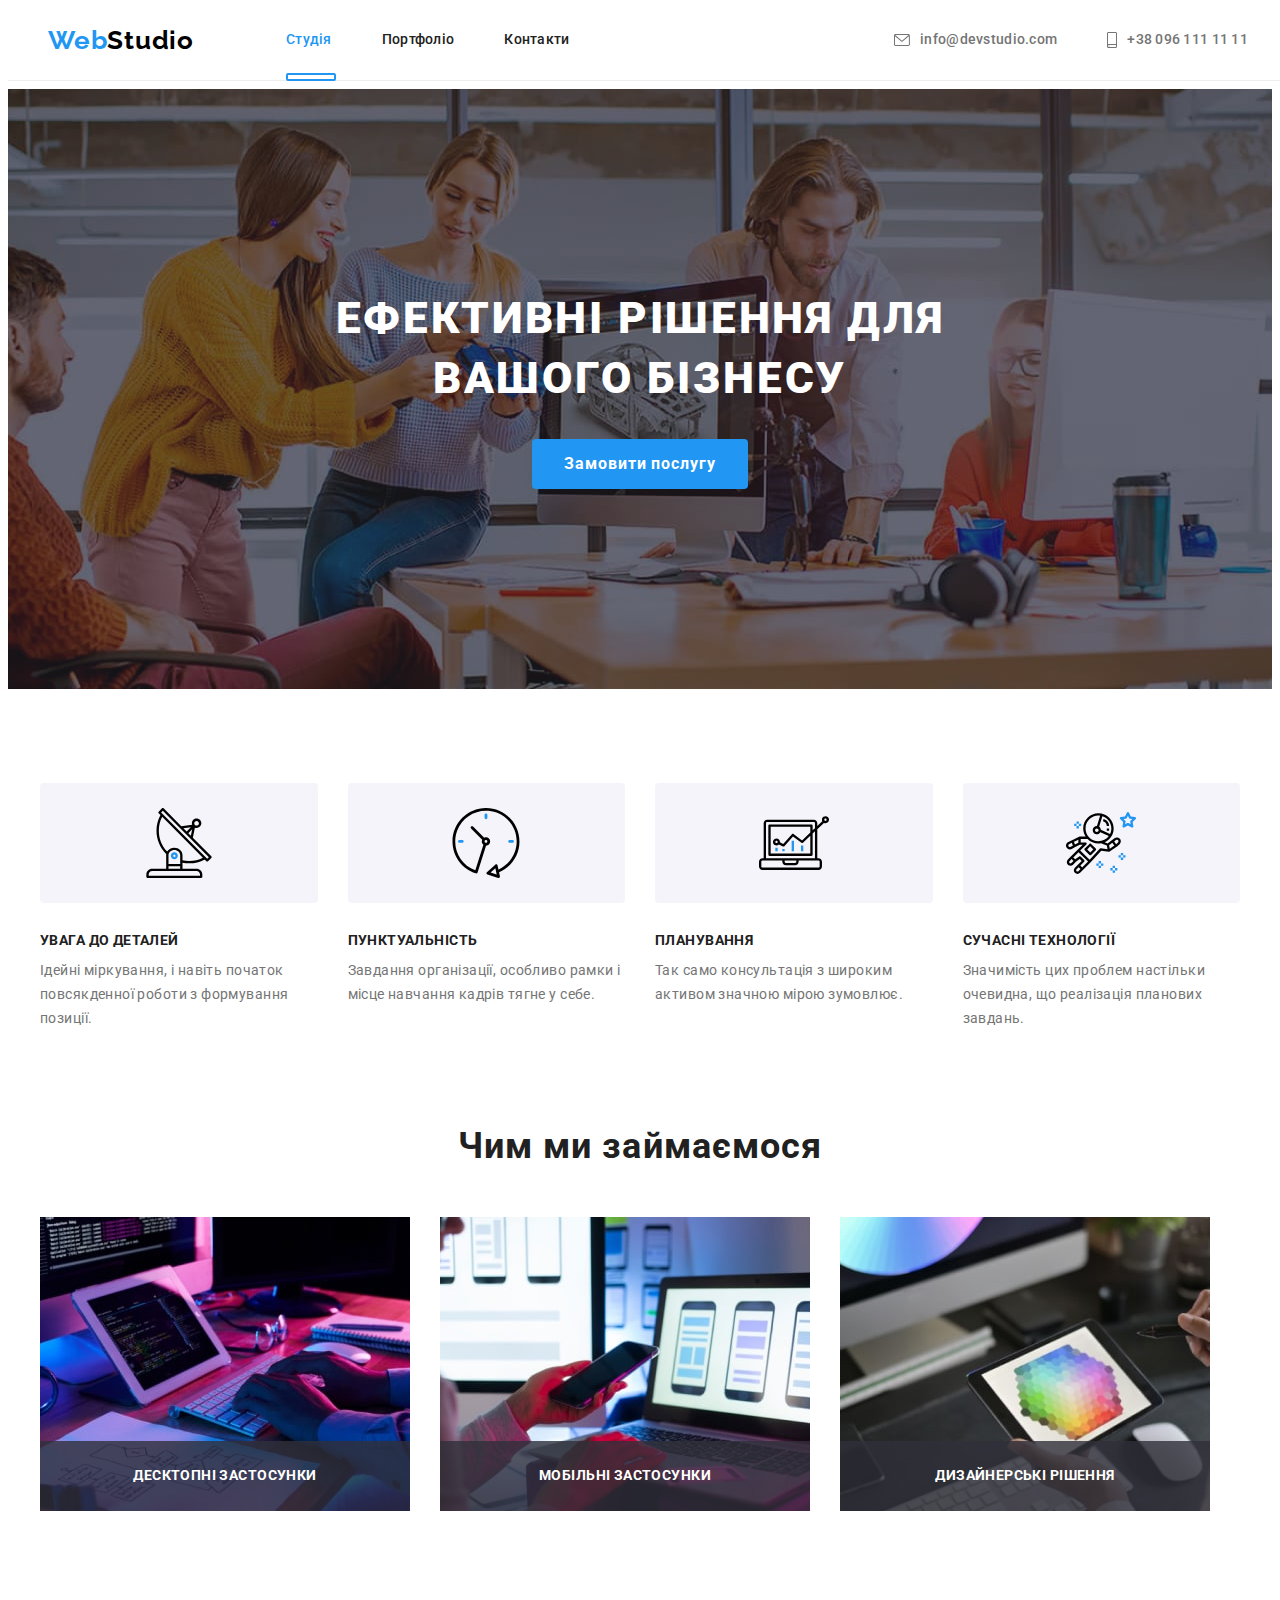
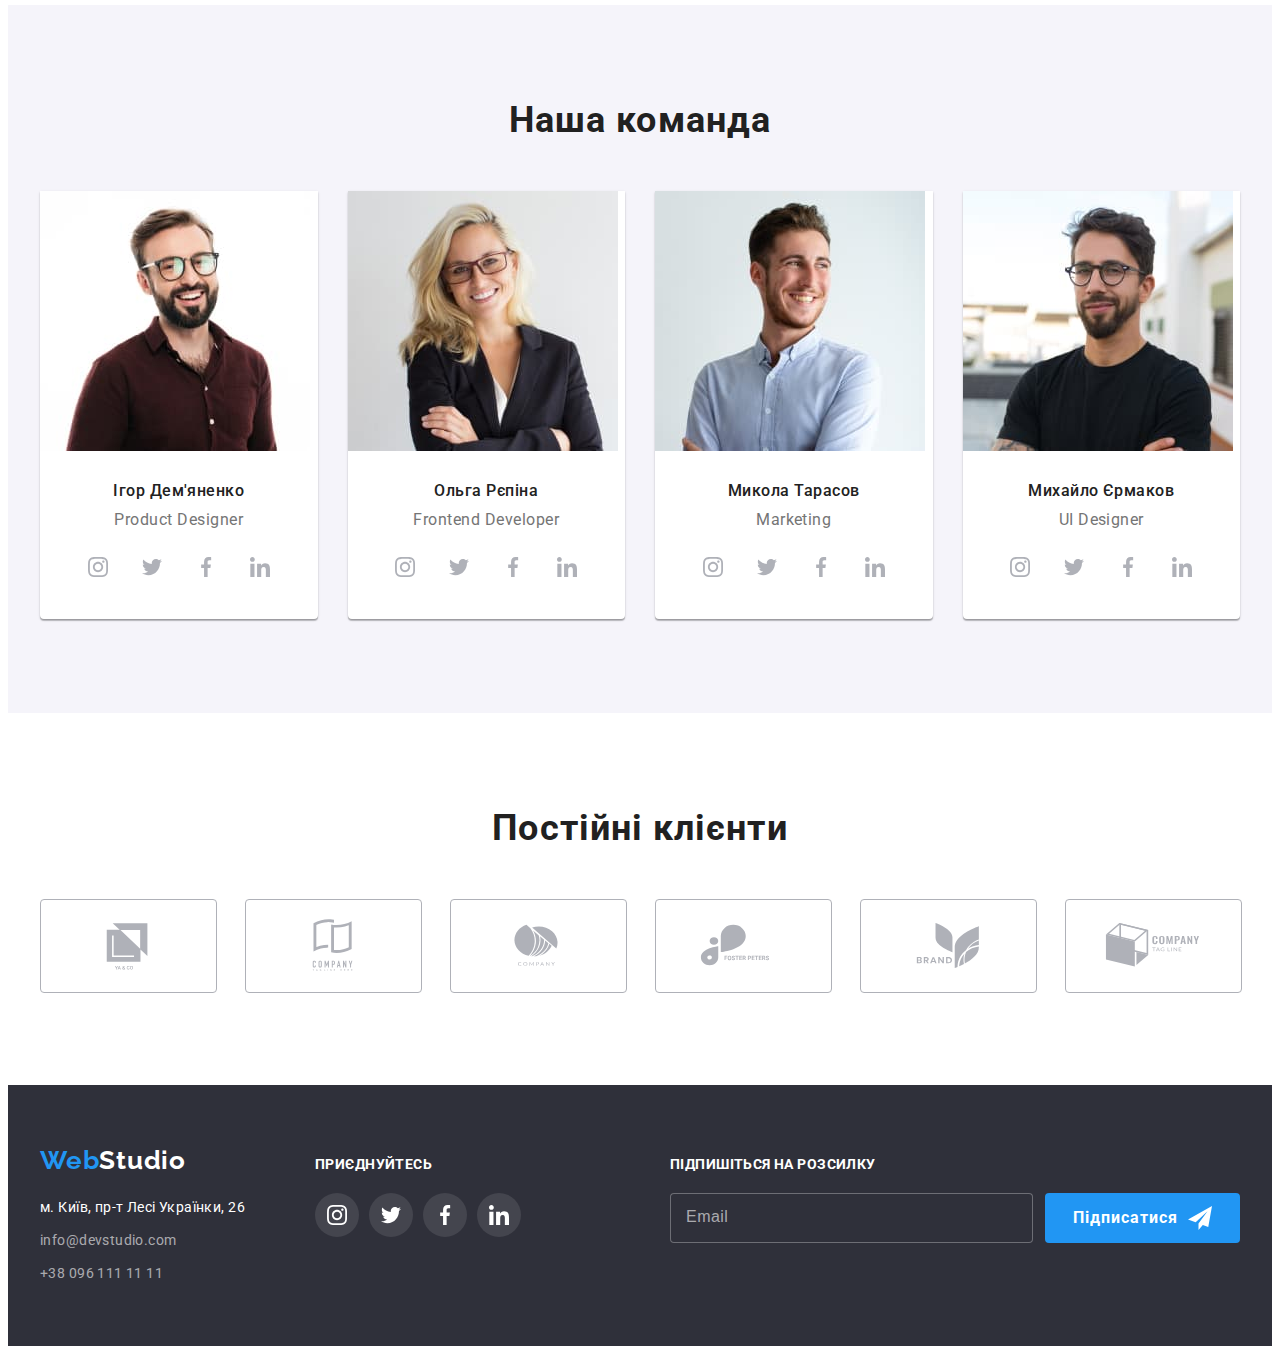
<file: index.html>
<!DOCTYPE html>
<html lang="uk">
	<head>
		<meta charset="UTF-8" />
		<meta http-equiv="X-UA-Compatible" content="IE=edge" />
		<meta name="viewport" content="width=device-width, initial-scale=1.0" />
		<title>Web Studio (Version2.1)</title>
		<link rel="preconnect" href="https://fonts.googleapis.com" />
		<link rel="preconnect" href="https://fonts.gstatic.com" crossorigin />
		<link
			href="https://fonts.googleapis.com/css2?family=Raleway:wght@700&family=Roboto:wght@400;500;700;900&display=swap"
			rel="stylesheet"
		/>
		<link
			rel="stylesheet"
			href="https://cdnjs.cloudflare.com/ajax/libs/modern-normalize/1.1.0/modern-normalize.min.css"
			integrity="sha512-wpPYUAdjBVSE4KJnH1VR1HeZfpl1ub8YT/NKx4PuQ5NmX2tKuGu6U/JRp5y+Y8XG2tV+wKQpNHVUX03MfMFn9Q=="
			crossorigin="anonymous"
			referrerpolicy="no-referrer"
		/>
		<link rel="stylesheet" href="./css/main.min.css" />
	</head>

	<body>
		<!------- Хедер ------->
		<header class="header">
			<div class="container header__container">
				<nav class="navigation">
					<a href="./index.html" class="logo navigation__logo">Web<span class="logo__dark">Studio</span></a>
					<ul class="navigation__list">
						<li class="navigation__item">
							<a href="./index.html" class="navigation__link navigation__link--active">Студія</a>
						</li>
						<li class="navigation__item">
							<a href="./portfolio.html" class="navigation__link navigation__link--not-active">Портфоліо</a>
						</li>
						<li class="navigation__item">
							<a href="" class="navigation__link navigation__link--not-active">Контакти</a>
						</li>
					</ul>
				</nav>
				<ul class="contacts">
					<li class="contacts__item">
						<a href="mailto:info@devstudio.com" class="contacts__link">
							<svg class="contacts__icon" width="16" height="12">
								<use href="./images/svg/icomoon/optimised/symbol-defs.svg#icon-envelope"></use>
							</svg>
							info@devstudio.com</a
						>
					</li>
					<li class="contacts__item">
						<a href="tel:+380961111111" class="contacts__link">
							<svg class="contacts__icon" width="10" height="16">
								<use href="./images/svg/icomoon/optimised/symbol-defs.svg#icon-smartphone"></use>
							</svg>
							+38 096 111 11 11</a
						>
					</li>
				</ul>
				<button class="menu-toggle js-open-menu" aria-expanded="false" aria-controls="mobile-menu">
					<svg class="header__mob-menu-open-icon" width="40" height="40">
						<use href="./images/svg/icomoon/optimised/symbol-defs.svg#menu_40px"></use>
					</svg>
				</button>
			</div>
			<div class="mobile-menu js-menu-container" id="mobile-menu">
				<button class="menu-toggle js-close-menu">
					<svg class="header__mob-menu-close-icon" width="40" height="40">
						<use href="./images/svg/icomoon/optimised/symbol-defs.svg#close_40px"></use>
					</svg>
				</button>
				<nav class="mobile-menu__navigation">
					<ul class="mobile-menu__navigation-list">
						<li class="mobile-menu__navigation-item">
							<a href="./index.html" class="mobile-menu__navigation-link mobile-menu__navigation-link--active"
								>Студія</a
							>
						</li>
						<li class="mobile-menu__navigation-item">
							<a href="./portfolio.html" class="mobile-menu__navigation-link mobile-menu__navigation-link--not-active"
								>Портфоліо</a
							>
						</li>
						<li class="mobile-menu__navigation-item">
							<a href="" class="mobile-menu__navigation-link mobile-menu__navigation-link--not-active">Контакти</a>
						</li>
					</ul>
				</nav>
				<div class="mobile-menu__contacts">
					<a href="tel:+380961111111" class="mobile-menu__tel-link">+38 096 111 11 11</a>
					<a href="mailto:info@devstudio.com" class="mobile-menu__email-link">info@devstudio.com</a>
				</div>
				<ul class="mobile-menu__social">
					<li class="mobile-menu__social-item">
						<a
							href="https://www.instagram.com/"
							class="mobile-menu__social-link"
							target="_blank"
							rel="noopener noreferrer nofollow"
							aria-label="instagram"
							>Instagram</a
						>
					</li>
					<li class="mobile-menu__social-item">
						<a
							href="https://twitter.com/"
							class="mobile-menu__social-link"
							target="_blank"
							rel="noopener noreferrer nofollow"
							aria-label="twitter"
							>Twitter</a
						>
					</li>
					<li class="mobile-menu__social-item">
						<a
							href="https://www.facebook.com/"
							class="mobile-menu__social-link"
							target="_blank"
							rel="noopener noreferrer nofollow"
							aria-label="facebook"
							>Facebook</a
						>
					</li>
					<li class="mobile-menu__social-item">
						<a
							href="https://www.linkedin.com/"
							class="mobile-menu__social-link"
							target="_blank"
							rel="noopener noreferrer nofollow"
							aria-label="linkedin"
							>Linkedin</a
						>
					</li>
				</ul>
			</div>
		</header>
		<main>
			<!-- Герой -->
			<section class="hero">
				<div class="container">
					<h1 class="hero__title">Ефективні рішення для вашого бізнесу</h1>
					<button type="button" class="button hero__button" data-modal-open>Замовити послугу</button>
				</div>
			</section>
			<!-- Особливості -->
			<section class="section">
				<div class="container">
					<h2 class="section__title visually-hidden">Особливості</h2>
					<ul class="features">
						<li class="features__item">
							<div class="features__thumb">
								<svg width="70" height="70">
									<use href="./images/svg/icomoon/optimised/symbol-defs.svg#icon-antenna"></use>
								</svg>
							</div>
							<h3 class="features__title">Увага до деталей</h3>
							<p class="features__text">
								Ідейні міркування, і навіть початок повсякденної роботи з формування позиції.
							</p>
						</li>
						<li class="features__item">
							<div class="features__thumb">
								<svg width="70" height="70">
									<use href="./images/svg/icomoon/optimised/symbol-defs.svg#icon-clock"></use>
								</svg>
							</div>
							<h3 class="features__title">Пунктуальність</h3>
							<p class="features__text">Завдання організації, особливо рамки і місце навчання кадрів тягне у себе.</p>
						</li>
						<li class="features__item">
							<div class="features__thumb">
								<svg width="70" height="70">
									<use href="./images/svg/icomoon/optimised/symbol-defs.svg#icon-diagram"></use>
								</svg>
							</div>
							<h3 class="features__title">Планування</h3>
							<p class="features__text">Так само консультація з широким активом значною мірою зумовлює.</p>
						</li>
						<li class="features__item">
							<div class="features__thumb">
								<svg width="70" height="70">
									<use href="./images/svg/icomoon/optimised/symbol-defs.svg#icon-astronaut"></use>
								</svg>
							</div>
							<h3 class="features__title">Сучасні технології</h3>
							<p class="features__text">Значимість цих проблем настільки очевидна, що реалізація планових завдань.</p>
						</li>
					</ul>
				</div>
			</section>
			<!-- Чим ми займаємося -->
			<section class="section section--no-padding-top section--secondary-info">
				<div class="container">
					<h2 class="section__title">Чим ми займаємося</h2>
					<ul class="expertise">
						<li class="expertise__item">
							<div class="expertise__thumb">
								<img
									srcset="./images/expertise/what-we-do-img01.jpg 1x, ./images/expertise/what-we-do-img01-2x.jpg 2x"
									src="./images/expertise/what-we-do-img01.jpg"
									width="370"
									alt="Руки на клавіатурі"
								/>
								<div class="expertise__overlay">
									<h3 class="expertise__overlay-title">Десктопні застосунки</h3>
								</div>
							</div>
						</li>
						<li class="expertise__item">
							<div class="expertise__thumb">
								<img
									srcset="./images/expertise/what-we-do-img02.jpg 1x, ./images/expertise/what-we-do-img02-2x.jpg 2x"
									src="./images/expertise/what-we-do-img02.jpg"
									width="370"
									alt="Дівчина працює на ноутбуці"
								/>
								<div class="expertise__overlay">
									<h3 class="expertise__overlay-title">Мобільні застосунки</h3>
								</div>
							</div>
						</li>
						<li class="expertise__item">
							<div class="expertise__thumb">
								<img
									srcset="./images/expertise/what-we-do-img03.jpg 1x, ./images/expertise/what-we-do-img03-2x.jpg 2x"
									src="./images/expertise/what-we-do-img03.jpg"
									width="370"
									alt="Дизайнер з планшетом"
								/>
								<div class="expertise__overlay">
									<h3 class="expertise__overlay-title">Дизайнерські рішення</h3>
								</div>
							</div>
						</li>
					</ul>
				</div>
			</section>
			<!-- Наша команда -->
			<section class="section section--secondary-bg-color">
				<div class="container">
					<h2 class="section__title">Наша команда</h2>
					<ul class="team">
						<li class="team__item">
							<picture>
								<source
									srcset="
										./images/team/our-team-photo-igor-demjanenko.jpg    1x,
										./images/team/our-team-photo-igor-demjanenko-2x.jpg 2x
									"
									media="(min-width:1200px)"
								/>
								<source
									srcset="
										./images/team/our-team-photo-igor-demjanenko-tablet.jpg    1x,
										./images/team/our-team-photo-igor-demjanenko-tablet-2x.jpg 2x
									"
									media="(min-width:768px)"
								/>
								<source
									srcset="
										./images/team/our-team-photo-igor-demjanenko-mob.jpg    1x,
										./images/team/our-team-photo-igor-demjanenko-mob-2x.jpg 2x
									"
									media="(max-width:767px)"
								/>
								<img src="./images/team/our-team-photo-igor-demjanenko-mob.jpg" alt="Ігор Дем'яненко" />
							</picture>
							<div class="team__description">
								<h3 class="team__title">Ігор Дем'яненко</h3>
								<p class="team__text">Product Designer</p>
								<ul class="social">
									<li class="social__item">
										<a
											href="https://www.instagram.com/"
											class="social__link"
											target="_blank"
											rel="noopener noreferrer nofollow"
											aria-label="instagram"
											><svg class="social__icon" width="20" height="20">
												<use href="./images/svg/icomoon/optimised/symbol-defs.svg#icon-instagram-icon"></use></svg
										></a>
									</li>
									<li class="social__item">
										<a
											href="https://twitter.com/"
											class="social__link"
											target="_blank"
											rel="noopener noreferrer nofollow"
											aria-label="twitter"
											><svg class="social__icon" width="20" height="20">
												<use href="./images/svg/icomoon/optimised/symbol-defs.svg#icon-twitter-icon"></use></svg
										></a>
									</li>
									<li class="social__item">
										<a
											href="https://www.facebook.com/"
											class="social__link"
											target="_blank"
											rel="noopener noreferrer nofollow"
											aria-label="facebook"
											><svg class="social__icon" width="20" height="20">
												<use href="./images/svg/icomoon/optimised/symbol-defs.svg#icon-facebook-icon"></use></svg
										></a>
									</li>
									<li class="social__item">
										<a
											href="https://www.linkedin.com/"
											class="social__link"
											target="_blank"
											rel="noopener noreferrer nofollow"
											aria-label="linkedin"
											><svg class="social__icon" width="20" height="20">
												<use href="./images/svg/icomoon/optimised/symbol-defs.svg#icon-linkedin-icon"></use></svg
										></a>
									</li>
								</ul>
							</div>
						</li>
						<li class="team__item">
							<picture>
								<source
									srcset="
										./images/team/our-team-photo-olga-repina.jpg    1x,
										./images/team/our-team-photo-olga-repina-2x.jpg 2x
									"
									media="(min-width:1200px)"
								/>
								<source
									srcset="
										./images/team/our-team-photo-olga-repina-tablet.jpg    1x,
										./images/team/our-team-photo-olga-repina-tablet-2x.jpg 2x
									"
									media="(min-width:768px)"
								/>
								<source
									srcset="
										./images/team/our-team-photo-olga-repina-mob.jpg    1x,
										./images/team/our-team-photo-olga-repina-mob-2x.jpg 2x
									"
									media="(max-width:767px)"
								/>
								<img src="./images/team/our-team-photo-olga-repina-mob.jpg" alt="Ольга Рєпіна" />
							</picture>
							<div class="team__description">
								<h3 class="team__title">Ольга Рєпіна</h3>
								<p class="team__text">Frontend Developer</p>
								<ul class="social">
									<li class="social__item">
										<a
											href="https://www.instagram.com/"
											class="social__link"
											target="_blank"
											rel="noopener noreferrer nofollow"
											aria-label="instagram"
											><svg class="social__icon" width="20" height="20">
												<use href="./images/svg/icomoon/optimised/symbol-defs.svg#icon-instagram-icon"></use></svg
										></a>
									</li>
									<li class="social__item">
										<a
											href="https://twitter.com/"
											class="social__link"
											target="_blank"
											rel="noopener noreferrer nofollow"
											aria-label="twitter"
											><svg class="social__icon" width="20" height="20">
												<use href="./images/svg/icomoon/optimised/symbol-defs.svg#icon-twitter-icon"></use></svg
										></a>
									</li>
									<li class="social__item">
										<a
											href="https://www.facebook.com/"
											class="social__link"
											target="_blank"
											rel="noopener noreferrer nofollow"
											aria-label="facebook"
											><svg class="social__icon" width="20" height="20">
												<use href="./images/svg/icomoon/optimised/symbol-defs.svg#icon-facebook-icon"></use></svg
										></a>
									</li>
									<li class="social__item">
										<a
											href="https://www.linkedin.com/"
											class="social__link"
											target="_blank"
											rel="noopener noreferrer nofollow"
											aria-label="linkedin"
											><svg class="social__icon" width="20" height="20">
												<use href="./images/svg/icomoon/optimised/symbol-defs.svg#icon-linkedin-icon"></use></svg
										></a>
									</li>
								</ul>
							</div>
						</li>
						<li class="team__item">
							<picture>
								<source
									srcset="
										./images/team/our-team-photo-nikolai-tarasov.jpg    1x,
										./images/team/our-team-photo-nikolai-tarasov-2x.jpg 2x
									"
									media="(min-width:1200px)"
								/>
								<source
									srcset="
										./images/team/our-team-photo-nikolai-tarasov-tablet.jpg    1x,
										./images/team/our-team-photo-nikolai-tarasov-tablet-2x.jpg 2x
									"
									media="(min-width:768px)"
								/>
								<source
									srcset="
										./images/team/our-team-photo-nikolai-tarasov-mob.jpg    1x,
										./images/team/our-team-photo-nikolai-tarasov-mob-2x.jpg 2x
									"
									media="(max-width:767px)"
								/>
								<img src="./images/team/our-team-photo-nikolai-tarasov-mob.jpg" alt="Микола Тарасов" />
							</picture>
							<div class="team__description">
								<h3 class="team__title">Микола Тарасов</h3>
								<p class="team__text">Marketing</p>
								<ul class="social">
									<li class="social__item">
										<a
											href="https://www.instagram.com/"
											class="social__link"
											target="_blank"
											rel="noopener noreferrer nofollow"
											aria-label="instagram"
											><svg class="social__icon" width="20" height="20">
												<use href="./images/svg/icomoon/optimised/symbol-defs.svg#icon-instagram-icon"></use></svg
										></a>
									</li>
									<li class="social__item">
										<a
											href="https://twitter.com/"
											class="social__link"
											target="_blank"
											rel="noopener noreferrer nofollow"
											aria-label="twitter"
											><svg class="social__icon" width="20" height="20">
												<use href="./images/svg/icomoon/optimised/symbol-defs.svg#icon-twitter-icon"></use></svg
										></a>
									</li>
									<li class="social__item">
										<a
											href="https://www.facebook.com/"
											class="social__link"
											target="_blank"
											rel="noopener noreferrer nofollow"
											aria-label="facebook"
											><svg class="social__icon" width="20" height="20">
												<use href="./images/svg/icomoon/optimised/symbol-defs.svg#icon-facebook-icon"></use></svg
										></a>
									</li>
									<li class="social__item">
										<a
											href="https://www.linkedin.com/"
											class="social__link"
											target="_blank"
											rel="noopener noreferrer nofollow"
											aria-label="linkedin"
											><svg class="social__icon" width="20" height="20">
												<use href="./images/svg/icomoon/optimised/symbol-defs.svg#icon-linkedin-icon"></use></svg
										></a>
									</li>
								</ul>
							</div>
						</li>
						<li class="team__item">
							<picture>
								<source
									srcset="
										./images/team/our-team-photo-mihail-ermakov.jpg    1x,
										./images/team/our-team-photo-mihail-ermakov-2x.jpg 2x
									"
									media="(min-width:1200px)"
								/>
								<source
									srcset="
										./images/team/our-team-photo-mihail-ermakov-tablet.jpg    1x,
										./images/team/our-team-photo-mihail-ermakov-tablet-2x.jpg 2x
									"
									media="(min-width:768px)"
								/>
								<source
									srcset="
										./images/team/our-team-photo-mihail-ermakov-mob.jpg    1x,
										./images/team/our-team-photo-mihail-ermakov-mob-2x.jpg 2x
									"
									media="(max-width:767px)"
								/>
								<img src="./images/team/our-team-photo-mihail-ermakov-mob.jpg" alt="Михайло Єрмаков" />
							</picture>
							<div class="team__description">
								<h3 class="team__title">Михайло Єрмаков</h3>
								<p class="team__text">UI Designer</p>
								<ul class="social">
									<li class="social__item">
										<a
											href="https://www.instagram.com/"
											class="social__link"
											target="_blank"
											rel="noopener noreferrer nofollow"
											aria-label="instagram"
											><svg class="social__icon" width="20" height="20">
												<use href="./images/svg/icomoon/optimised/symbol-defs.svg#icon-instagram-icon"></use></svg
										></a>
									</li>
									<li class="social__item">
										<a
											href="https://twitter.com/"
											class="social__link"
											target="_blank"
											rel="noopener noreferrer nofollow"
											aria-label="twitter"
											><svg class="social__icon" width="20" height="20">
												<use href="./images/svg/icomoon/optimised/symbol-defs.svg#icon-twitter-icon"></use></svg
										></a>
									</li>
									<li class="social__item">
										<a
											href="https://www.facebook.com/"
											class="social__link"
											target="_blank"
											rel="noopener noreferrer nofollow"
											aria-label="facebook"
											><svg class="social__icon" width="20" height="20">
												<use href="./images/svg/icomoon/optimised/symbol-defs.svg#icon-facebook-icon"></use></svg
										></a>
									</li>
									<li class="social__item">
										<a
											href="https://www.linkedin.com/"
											class="social__link"
											target="_blank"
											rel="noopener noreferrer nofollow"
											aria-label="linkedin"
											><svg class="social__icon" width="20" height="20">
												<use href="./images/svg/icomoon/optimised/symbol-defs.svg#icon-linkedin-icon"></use></svg
										></a>
									</li>
								</ul>
							</div>
						</li>
					</ul>
				</div>
			</section>
			<!-- Постійні клієнти -->
			<section class="section">
				<div class="container">
					<h2 class="section__title">Постійні клієнти</h2>
					<ul class="clients">
						<li class="clients__item">
							<a href="#" class="clients__link" target="_blank" rel="noopener noreferrer nofollow" aria-label="client0"
								><svg class="clients__icon" width="106" height="60">
									<use href="./images/svg/icomoon/optimised/symbol-defs.svg#icon-company-logo0"></use></svg
							></a>
						</li>
						<li class="clients__item">
							<a href="#" class="clients__link" target="_blank" rel="noopener noreferrer nofollow" aria-label="client1"
								><svg class="clients__icon" width="106" height="60">
									<use href="./images/svg/icomoon/optimised/symbol-defs.svg#icon-company-logo1"></use></svg
							></a>
						</li>
						<li class="clients__item">
							<a href="#" class="clients__link" target="_blank" rel="noopener noreferrer nofollow" aria-label="client2"
								><svg class="clients__icon" width="106" height="60">
									<use href="./images/svg/icomoon/optimised/symbol-defs.svg#icon-company-logo2"></use></svg
							></a>
						</li>
						<li class="clients__item">
							<a href="#" class="clients__link" target="_blank" rel="noopener noreferrer nofollow" aria-label="client3"
								><svg class="clients__icon" width="106" height="60">
									<use href="./images/svg/icomoon/optimised/symbol-defs.svg#icon-company-logo3"></use></svg
							></a>
						</li>
						<li class="clients__item">
							<a href="#" class="clients__link" target="_blank" rel="noopener noreferrer nofollow" aria-label="client4"
								><svg class="clients__icon" width="106" height="60">
									<use href="./images/svg/icomoon/optimised/symbol-defs.svg#icon-company-logo4"></use></svg
							></a>
						</li>
						<li class="clients__item">
							<a href="#" class="clients__link" target="_blank" rel="noopener noreferrer nofollow" aria-label="client5"
								><svg class="clients__icon" width="106" height="60">
									<use href="./images/svg/icomoon/optimised/symbol-defs.svg#icon-company-logo5"></use></svg
							></a>
						</li>
					</ul>
				</div>
			</section>
		</main>
		<!-- Подвал -->
		<footer class="footer">
			<div class="container footer__flex">
				<div class="footer__navigation">
					<a href="./index.html" class="logo footer__logo">Web<span class="logo__light">Studio</span></a>
					<address class="address">
						<ul>
							<li class="address__item">
								<a
									href="https://goo.gl/maps/egYydY9ZctgNzq4R9"
									target="_blank"
									class="address__link address__link--accent"
									>м. Київ, пр-т Лесі Українки, 26</a
								>
							</li>
							<li class="address__item">
								<a href="mailto:info@devstudio.com" class="address__link">info@devstudio.com</a>
							</li>
							<li class="address__item"><a href="tel:+380961111111" class="address__link">+38 096 111 11 11</a></li>
						</ul>
					</address>
				</div>
				<div class="footer__social">
					<strong class="footer__join">Приєднуйтесь</strong>
					<ul class="social">
						<li class="social__item">
							<a
								href="https://www.instagram.com/"
								class="social__link social__link--dark"
								target="_blank"
								rel="noopener noreferrer nofollow"
								aria-label="instagram"
								><svg class="social__icon" width="20" height="20">
									<use href="./images/svg/icomoon/optimised/symbol-defs.svg#icon-instagram-icon"></use></svg
							></a>
						</li>
						<li class="social__item">
							<a
								href="https://twitter.com/"
								class="social__link social__link--dark"
								target="_blank"
								rel="noopener noreferrer nofollow"
								aria-label="twitter"
								><svg class="social__icon" width="20" height="20">
									<use href="./images/svg/icomoon/optimised/symbol-defs.svg#icon-twitter-icon"></use></svg
							></a>
						</li>
						<li class="social__item">
							<a
								href="https://www.facebook.com/"
								class="social__link social__link--dark"
								target="_blank"
								rel="noopener noreferrer nofollow"
								aria-label="facebook"
								><svg class="social__icon" width="20" height="20">
									<use href="./images/svg/icomoon/optimised/symbol-defs.svg#icon-facebook-icon"></use></svg
							></a>
						</li>
						<li class="social__item">
							<a
								href="https://www.linkedin.com/"
								class="social__link social__link--dark"
								target="_blank"
								rel="noopener noreferrer nofollow"
								aria-label="linkedin"
								><svg class="social__icon" width="20" height="20">
									<use href="./images/svg/icomoon/optimised/symbol-defs.svg#icon-linkedin-icon"></use></svg
							></a>
						</li>
					</ul>
				</div>
				<div class="mailing">
					<strong class="mailing__sign-up">Підпишіться на розсилку</strong>
					<form class="js-speaker-form">
						<div class="mailing__flex">
							<input type="email" name="email-footer" placeholder="Email" class="mailing__input" />
							<button type="submit" class="button mailing__button">
								Підписатися
								<svg class="button__icon" width="24" height="24">
									<use href="./images/svg/icomoon/optimised/symbol-defs.svg#send-icon"></use>
								</svg>
							</button>
						</div>
					</form>
				</div>
			</div>
		</footer>
		<!-- MODAL WINDOW -->
		<div class="backdrop is-hidden" data-modal>
			<div class="modal">
				<strong class="modal__title">Залиште свої дані, ми вам передзвонимо</strong>
				<form class="form js-speaker-form">
					<div class="form__field">
						<label for="name">Ім'я</label>
						<div class="form__input-wrap">
							<input type="text" name="name" id="name" />
							<svg class="form__input-icon" width="18" height="18">
								<use href="./images/svg/icomoon/optimised/symbol-defs.svg#person-form"></use>
							</svg>
						</div>
					</div>

					<div class="form__field">
						<label for="tel">Телефон</label>
						<div class="form__input-wrap">
							<input type="tel" name="tel" id="tel" />
							<svg class="form__input-icon" width="18" height="18">
								<use href="./images/svg/icomoon/optimised/symbol-defs.svg#phone-form"></use>
							</svg>
						</div>
					</div>

					<div class="form__field">
						<label for="email">Пошта</label>
						<div class="form__input-wrap">
							<input type="email" name="email" id="email" />
							<svg class="form__input-icon" width="18" height="18">
								<use href="./images/svg/icomoon/optimised/symbol-defs.svg#email-form"></use>
							</svg>
						</div>
					</div>

					<div class="form__field form__comment-field">
						<label for="comment">Коментар</label>
						<textarea name="comment" id="comment" placeholder="Введіть текст"></textarea>
					</div>

					<div class="form__policy">
						<input type="checkbox" name="policy" id="policy" value="true" class="form__checkbox visually-hidden" />
						<label for="policy" class="form__policy-label">
							<span class="form__check-icon-wrap">
								<svg class="form__check-icon" width="14" height="10">
									<use href="./images/svg/icomoon/optimised/symbol-defs.svg#icon-check"></use>
								</svg>
							</span>
							Погоджуюся з розсилкою та приймаю&nbsp;
							<a href="#" class="form__policy-link" target="_blank">Умови договору</a></label
						>
					</div>

					<button type="submit" class="button form__button">Відправити</button>
				</form>
				<div class="modal__close-btn" data-modal-close>
					<svg class="modal__close-icon" width="18" height="18">
						<use href="./images/svg/icomoon/optimised/symbol-defs.svg#icon-close-black"></use>
					</svg>
				</div>
			</div>
		</div>
		<script src="./js/modal.js"></script>
		<script src="./js/mobile-menu.js"></script>
		<script>
			(() => {
				document.querySelector(".js-speaker-form").addEventListener("submit", e => {
					e.preventDefault();

					new FormData(e.currentTarget).forEach((value, name) => console.log(`${name}: ${value}`));
				});
			})();
		</script>
	</body>
</html>
</file>
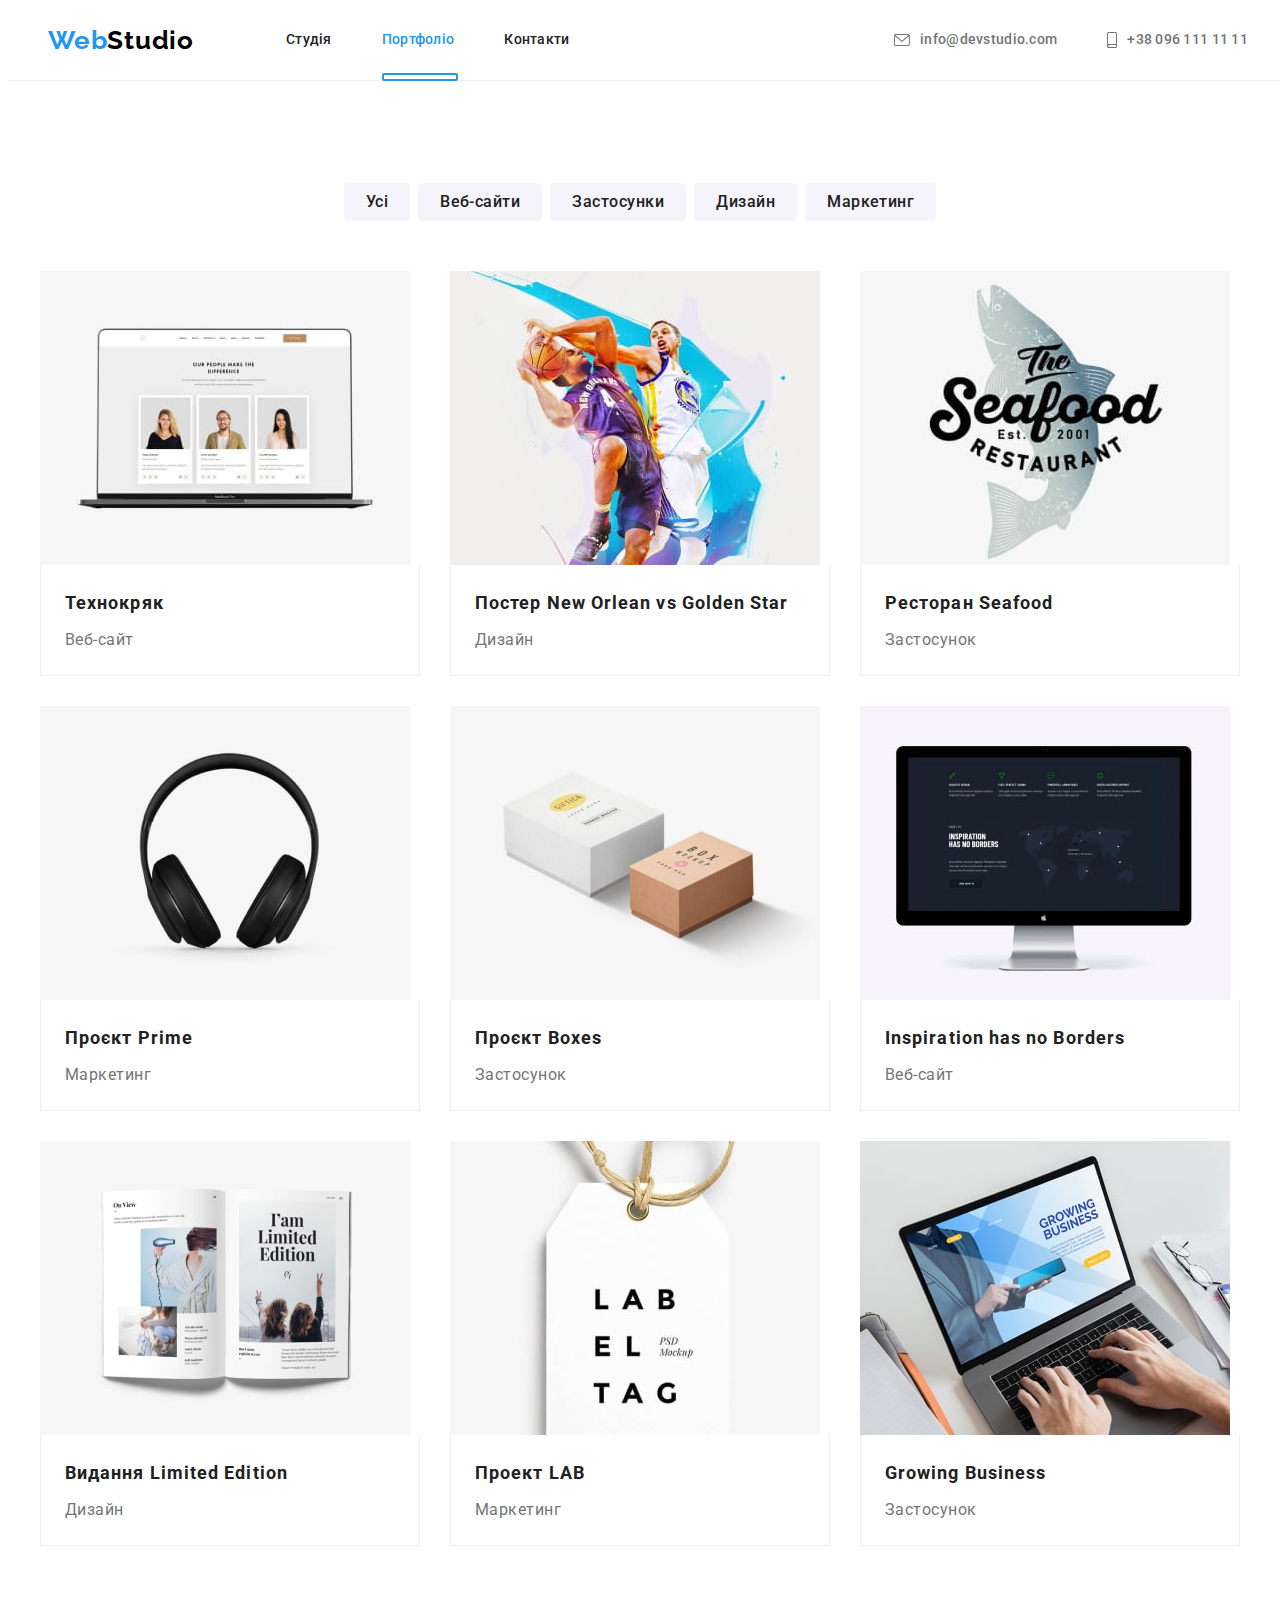
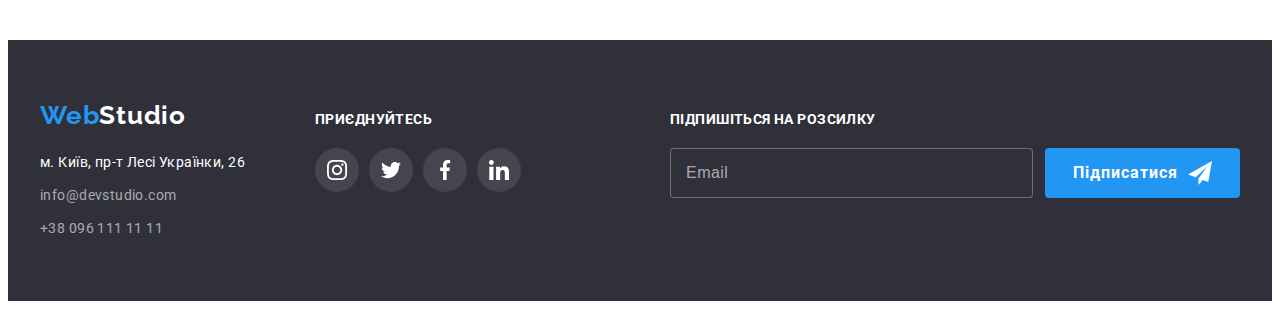
<file: portfolio.html>
<!DOCTYPE html>
<html lang="uk">
	<head>
		<meta charset="UTF-8" />
		<meta http-equiv="X-UA-Compatible" content="IE=edge" />
		<meta name="viewport" content="width=device-width, initial-scale=1.0" />
		<title>Web Studio (Version2.1)</title>
		<link rel="preconnect" href="https://fonts.googleapis.com" />
		<link rel="preconnect" href="https://fonts.gstatic.com" crossorigin />
		<link
			href="https://fonts.googleapis.com/css2?family=Raleway:wght@700&family=Roboto:wght@400;500;700;900&display=swap"
			rel="stylesheet"
		/>
		<link
			rel="stylesheet"
			href="https://cdnjs.cloudflare.com/ajax/libs/modern-normalize/1.1.0/modern-normalize.min.css"
			integrity="sha512-wpPYUAdjBVSE4KJnH1VR1HeZfpl1ub8YT/NKx4PuQ5NmX2tKuGu6U/JRp5y+Y8XG2tV+wKQpNHVUX03MfMFn9Q=="
			crossorigin="anonymous"
			referrerpolicy="no-referrer"
		/>
		<link rel="stylesheet" href="./css/main.min.css" />
	</head>

	<body>
		<!-- Верхня лінія -->
		<header class="header">
			<div class="container header__container">
				<nav class="navigation">
					<a href="./index.html" class="logo navigation__logo">Web<span class="logo__dark">Studio</span></a>
					<ul class="navigation__list">
						<li class="navigation__item">
							<a href="./index.html" class="navigation__link navigation__link--not-active">Студія</a>
						</li>
						<li class="navigation__item">
							<a href="./portfolio.html" class="navigation__link navigation__link--active">Портфоліо</a>
						</li>
						<li class="navigation__item">
							<a href="" class="navigation__link navigation__link--not-active">Контакти</a>
						</li>
					</ul>
				</nav>
				<ul class="contacts">
					<li class="contacts__item">
						<a href="mailto:info@devstudio.com" class="contacts__link">
							<svg class="contacts__icon" width="16" height="12">
								<use href="./images/svg/icomoon/optimised/symbol-defs.svg#icon-envelope"></use>
							</svg>
							info@devstudio.com</a
						>
					</li>
					<li class="contacts__item">
						<a href="tel:+380961111111" class="contacts__link">
							<svg class="contacts__icon" width="10" height="16">
								<use href="./images/svg/icomoon/optimised/symbol-defs.svg#icon-smartphone"></use>
							</svg>
							+38 096 111 11 11</a
						>
					</li>
				</ul>
				<button class="menu-toggle js-open-menu" aria-expanded="false" aria-controls="mobile-menu">
					<svg class="header__mob-menu-open-icon" width="40" height="40">
						<use href="./images/svg/icomoon/optimised/symbol-defs.svg#menu_40px"></use>
					</svg>
				</button>
			</div>
			<div class="mobile-menu js-menu-container" id="mobile-menu">
				<button class="menu-toggle js-close-menu">
					<svg class="header__mob-menu-close-icon" width="40" height="40">
						<use href="./images/svg/icomoon/optimised/symbol-defs.svg#close_40px"></use>
					</svg>
				</button>
				<nav class="mobile-menu__navigation">
					<ul class="mobile-menu__navigation-list">
						<li class="mobile-menu__navigation-item">
							<a href="./index.html" class="mobile-menu__navigation-link mobile-menu__navigation-link--not-active"
								>Студія</a
							>
						</li>
						<li class="mobile-menu__navigation-item">
							<a href="./portfolio.html" class="mobile-menu__navigation-link mobile-menu__navigation-link--active"
								>Портфоліо</a
							>
						</li>
						<li class="mobile-menu__navigation-item">
							<a href="" class="mobile-menu__navigation-link mobile-menu__navigation-link--not-active">Контакти</a>
						</li>
					</ul>
				</nav>
				<div class="mobile-menu__contacts">
					<a href="tel:+380961111111" class="mobile-menu__tel-link">+38 096 111 11 11</a>
					<a href="mailto:info@devstudio.com" class="mobile-menu__email-link">info@devstudio.com</a>
				</div>
				<ul class="mobile-menu__social">
					<li class="mobile-menu__social-item">
						<a
							href="https://www.instagram.com/"
							class="mobile-menu__social-link"
							target="_blank"
							rel="noopener noreferrer nofollow"
							aria-label="instagram"
							>Instagram</a
						>
					</li>
					<li class="mobile-menu__social-item">
						<a
							href="https://twitter.com/"
							class="mobile-menu__social-link"
							target="_blank"
							rel="noopener noreferrer nofollow"
							aria-label="twitter"
							>Twitter</a
						>
					</li>
					<li class="mobile-menu__social-item">
						<a
							href="https://www.facebook.com/"
							class="mobile-menu__social-link"
							target="_blank"
							rel="noopener noreferrer nofollow"
							aria-label="facebook"
							>Facebook</a
						>
					</li>
					<li class="mobile-menu__social-item">
						<a
							href="https://www.linkedin.com/"
							class="mobile-menu__social-link"
							target="_blank"
							rel="noopener noreferrer nofollow"
							aria-label="linkedin"
							>Linkedin</a
						>
					</li>
				</ul>
			</div>
		</header>
		<!-- Портфоліо -->
		<main>
			<section class="section">
				<div class="container">
					<h1 class="section__title visually-hidden">Портфоліо</h1>
					<ul class="portfolio-filter">
						<li class="portfolio-filter__btn"><button type="button" class="button">Усі</button></li>
						<li class="portfolio-filter__btn"><button type="button" class="button">Веб-сайти</button></li>
						<li class="portfolio-filter__btn"><button type="button" class="button">Застосунки</button></li>
						<li class="portfolio-filter__btn"><button type="button" class="button">Дизайн</button></li>
						<li class="portfolio-filter__btn"><button type="button" class="button">Маркетинг</button></li>
					</ul>
				</div>
				<div class="container">
					<ul class="portfolio">
						<li class="portfolio__item">
							<a href="#" class="portfolio__link">
								<div class="portfolio__thumb">
									<picture>
										<source
											srcset="./images/portfolio/project01.jpg 1x, ./images/portfolio/project01-2x.jpg 2x"
											media="(min-width:1200px)"
										/>
										<source
											srcset="./images/portfolio/project01-tablet.jpg 1x, ./images/portfolio/project01-tablet-2x.jpg 2x"
											media="(min-width:768px)"
										/>
										<source
											srcset="./images/portfolio/project01-mob.jpg 1x, ./images/portfolio/project01-mob-2x.jpg 2x"
											media="(max-width:767px)"
										/>
										<img src="./images/portfolio/project01-mob.jpg" alt="Технокряк" />
									</picture>
									<div class="portfolio__overlay">
										<p class="portfolio__overlay-text">
											Ресурс пропонує комплексні пропозиції з різним рівнем функціоналу та сервісів. Все це дозволить
											відвідувачу отримати вичерпні відомості про компанію чи приватну особу.
										</p>
									</div>
								</div>
								<div class="portfolio__card-description">
									<h2 class="portfolio__project-name">Технокряк</h2>
									<p class="portfolio__project-type">Веб-сайт</p>
								</div>
							</a>
						</li>
						<li class="portfolio__item">
							<a href="#" class="portfolio__link">
								<div class="portfolio__thumb">
									<picture>
										<source
											srcset="./images/portfolio/project02.jpg 1x, ./images/portfolio/project02-2x.jpg 2x"
											media="(min-width:1200px)"
										/>
										<source
											srcset="./images/portfolio/project02-tablet.jpg 1x, ./images/portfolio/project02-tablet-2x.jpg 2x"
											media="(min-width:768px)"
										/>
										<source
											srcset="./images/portfolio/project02-mob.jpg 1x, ./images/portfolio/project02-mob-2x.jpg 2x"
											media="(max-width:767px)"
										/>
										<img src="./images/portfolio/project02-mob.jpg" alt="Постер New Orlean vs Golden Star" />
									</picture>
									<div class="portfolio__overlay">
										<p class="portfolio__overlay-text">
											Ресурс пропонує комплексні пропозиції з різним рівнем функціоналу та сервісів. Все це дозволить
											відвідувачу отримати вичерпні відомості про компанію чи приватну особу.
										</p>
									</div>
								</div>
								<div class="portfolio__card-description">
									<h2 class="portfolio__project-name">Постер New Orlean vs Golden Star</h2>
									<p class="portfolio__project-type">Дизайн</p>
								</div>
							</a>
						</li>
						<li class="portfolio__item">
							<a href="#" class="portfolio__link">
								<div class="portfolio__thumb">
									<picture>
										<source
											srcset="./images/portfolio/project03.jpg 1x, ./images/portfolio/project03-2x.jpg 2x"
											media="(min-width:1200px)"
										/>
										<source
											srcset="./images/portfolio/project03-tablet.jpg 1x, ./images/portfolio/project03-tablet-2x.jpg 2x"
											media="(min-width:768px)"
										/>
										<source
											srcset="./images/portfolio/project03-mob.jpg 1x, ./images/portfolio/project03-mob-2x.jpg 2x"
											media="(max-width:767px)"
										/>
										<img src="./images/portfolio/project03-mob.jpg" alt="Ресторан Seafood" />
									</picture>
									<div class="portfolio__overlay">
										<p class="portfolio__overlay-text">
											Ресурс пропонує комплексні пропозиції з різним рівнем функціоналу та сервісів. Все це дозволить
											відвідувачу отримати вичерпні відомості про компанію чи приватну особу.
										</p>
									</div>
								</div>
								<div class="portfolio__card-description">
									<h2 class="portfolio__project-name">Ресторан Seafood</h2>
									<p class="portfolio__project-type">Застосунок</p>
								</div>
							</a>
						</li>
						<li class="portfolio__item">
							<a href="#" class="portfolio__link">
								<div class="portfolio__thumb">
									<picture>
										<source
											srcset="./images/portfolio/project04.jpg 1x, ./images/portfolio/project04-2x.jpg 2x"
											media="(min-width:1200px)"
										/>
										<source
											srcset="./images/portfolio/project04-tablet.jpg 1x, ./images/portfolio/project04-tablet-2x.jpg 2x"
											media="(min-width:768px)"
										/>
										<source
											srcset="./images/portfolio/project04-mob.jpg 1x, ./images/portfolio/project04-mob-2x.jpg 2x"
											media="(max-width:767px)"
										/>
										<img src="./images/portfolio/project04-mob.jpg" alt="Проєкт Prime" />
									</picture>
									<div class="portfolio__overlay">
										<p class="portfolio__overlay-text">
											Ресурс пропонує комплексні пропозиції з різним рівнем функціоналу та сервісів. Все це дозволить
											відвідувачу отримати вичерпні відомості про компанію чи приватну особу.
										</p>
									</div>
								</div>
								<div class="portfolio__card-description">
									<h2 class="portfolio__project-name">Проєкт Prime</h2>
									<p class="portfolio__project-type">Маркетинг</p>
								</div>
							</a>
						</li>
						<li class="portfolio__item">
							<a href="#" class="portfolio__link">
								<div class="portfolio__thumb">
									<picture>
										<source
											srcset="./images/portfolio/project05.jpg 1x, ./images/portfolio/project05-2x.jpg 2x"
											media="(min-width:1200px)"
										/>
										<source
											srcset="./images/portfolio/project05-tablet.jpg 1x, ./images/portfolio/project05-tablet-2x.jpg 2x"
											media="(min-width:768px)"
										/>
										<source
											srcset="./images/portfolio/project05-mob.jpg 1x, ./images/portfolio/project05-mob-2x.jpg 2x"
											media="(max-width:767px)"
										/>
										<img src="./images/portfolio/project05-mob.jpg" alt="Проєкт Boxes" />
									</picture>
									<div class="portfolio__overlay">
										<p class="portfolio__overlay-text">
											Ресурс пропонує комплексні пропозиції з різним рівнем функціоналу та сервісів. Все це дозволить
											відвідувачу отримати вичерпні відомості про компанію чи приватну особу.
										</p>
									</div>
								</div>
								<div class="portfolio__card-description">
									<h2 class="portfolio__project-name">Проєкт Boxes</h2>
									<p class="portfolio__project-type">Застосунок</p>
								</div>
							</a>
						</li>
						<li class="portfolio__item">
							<a href="#" class="portfolio__link">
								<div class="portfolio__thumb">
									<picture>
										<source
											srcset="./images/portfolio/project06.jpg 1x, ./images/portfolio/project06-2x.jpg 2x"
											media="(min-width:1200px)"
										/>
										<source
											srcset="./images/portfolio/project06-tablet.jpg 1x, ./images/portfolio/project06-tablet-2x.jpg 2x"
											media="(min-width:768px)"
										/>
										<source
											srcset="./images/portfolio/project06-mob.jpg 1x, ./images/portfolio/project06-mob-2x.jpg 2x"
											media="(max-width:767px)"
										/>
										<img src="./images/portfolio/project06-mob.jpg" alt="Inspiration has no Borders" />
									</picture>
									<div class="portfolio__overlay">
										<p class="portfolio__overlay-text">
											Ресурс пропонує комплексні пропозиції з різним рівнем функціоналу та сервісів. Все це дозволить
											відвідувачу отримати вичерпні відомості про компанію чи приватну особу.
										</p>
									</div>
								</div>
								<div class="portfolio__card-description">
									<h2 class="portfolio__project-name">Inspiration has no Borders</h2>
									<p class="portfolio__project-type">Веб-сайт</p>
								</div>
							</a>
						</li>
						<li class="portfolio__item">
							<a href="#" class="portfolio__link">
								<div class="portfolio__thumb">
									<picture>
										<source
											srcset="./images/portfolio/project07.jpg 1x, ./images/portfolio/project07-2x.jpg 2x"
											media="(min-width:1200px)"
										/>
										<source
											srcset="./images/portfolio/project07-tablet.jpg 1x, ./images/portfolio/project07-tablet-2x.jpg 2x"
											media="(min-width:768px)"
										/>
										<source
											srcset="./images/portfolio/project07-mob.jpg 1x, ./images/portfolio/project07-mob-2x.jpg 2x"
											media="(max-width:767px)"
										/>
										<img src="./images/portfolio/project07-mob.jpg" alt="Видання Limited Edition" />
									</picture>
									<div class="portfolio__overlay">
										<p class="portfolio__overlay-text">
											Ресурс пропонує комплексні пропозиції з різним рівнем функціоналу та сервісів. Все це дозволить
											відвідувачу отримати вичерпні відомості про компанію чи приватну особу.
										</p>
									</div>
								</div>
								<div class="portfolio__card-description">
									<h2 class="portfolio__project-name">Видання Limited Edition</h2>
									<p class="portfolio__project-type">Дизайн</p>
								</div>
							</a>
						</li>
						<li class="portfolio__item">
							<a href="#" class="portfolio__link">
								<div class="portfolio__thumb">
									<picture>
										<source
											srcset="./images/portfolio/project08.jpg 1x, ./images/portfolio/project08-2x.jpg 2x"
											media="(min-width:1200px)"
										/>
										<source
											srcset="./images/portfolio/project08-tablet.jpg 1x, ./images/portfolio/project08-tablet-2x.jpg 2x"
											media="(min-width:768px)"
										/>
										<source
											srcset="./images/portfolio/project08-mob.jpg 1x, ./images/portfolio/project08-mob-2x.jpg 2x"
											media="(max-width:767px)"
										/>
										<img src="./images/portfolio/project08-mob.jpg" alt="Проєкт LAB" />
									</picture>
									<div class="portfolio__overlay">
										<p class="portfolio__overlay-text">
											Ресурс пропонує комплексні пропозиції з різним рівнем функціоналу та сервісів. Все це дозволить
											відвідувачу отримати вичерпні відомості про компанію чи приватну особу.
										</p>
									</div>
								</div>
								<div class="portfolio__card-description">
									<h2 class="portfolio__project-name">Проект LAB</h2>
									<p class="portfolio__project-type">Маркетинг</p>
								</div>
							</a>
						</li>
						<li class="portfolio__item">
							<a href="#" class="portfolio__link">
								<div class="portfolio__thumb">
									<picture>
										<source
											srcset="./images/portfolio/project09.jpg 1x, ./images/portfolio/project09-2x.jpg 2x"
											media="(min-width:1200px)"
										/>
										<source
											srcset="./images/portfolio/project09-tablet.jpg 1x, ./images/portfolio/project09-tablet-2x.jpg 2x"
											media="(min-width:768px)"
										/>
										<source
											srcset="./images/portfolio/project09-mob.jpg 1x, ./images/portfolio/project09-mob-2x.jpg 2x"
											media="(max-width:767px)"
										/>
										<img src="./images/portfolio/project09-mob.jpg" alt="Growing Business" />
									</picture>
									<div class="portfolio__overlay">
										<p class="portfolio__overlay-text">
											Ресурс пропонує комплексні пропозиції з різним рівнем функціоналу та сервісів. Все це дозволить
											відвідувачу отримати вичерпні відомості про компанію чи приватну особу.
										</p>
									</div>
								</div>
								<div class="portfolio__card-description">
									<h2 class="portfolio__project-name">Growing Business</h2>
									<p class="portfolio__project-type">Застосунок</p>
								</div>
							</a>
						</li>
					</ul>
				</div>
			</section>
		</main>
		<!-- Подвал -->
		<footer class="footer">
			<div class="container footer__flex">
				<div class="footer__navigation">
					<a href="./index.html" class="logo footer__logo">Web<span class="logo__light">Studio</span></a>
					<address class="address">
						<ul>
							<li class="address__item">
								<a
									href="https://goo.gl/maps/egYydY9ZctgNzq4R9"
									target="_blank"
									class="address__link address__link--accent"
									>м. Київ, пр-т Лесі Українки, 26</a
								>
							</li>
							<li class="address__item">
								<a href="mailto:info@devstudio.com" class="address__link">info@devstudio.com</a>
							</li>
							<li class="address__item"><a href="tel:+380961111111" class="address__link">+38 096 111 11 11</a></li>
						</ul>
					</address>
				</div>
				<div class="footer__social">
					<strong class="footer__join">Приєднуйтесь</strong>
					<ul class="social">
						<li class="social__item">
							<a
								href="https://www.instagram.com/"
								class="social__link social__link--dark"
								target="_blank"
								rel="noopener noreferrer nofollow"
								aria-label="instagram"
								><svg class="social__icon" width="20" height="20">
									<use href="./images/svg/icomoon/optimised/symbol-defs.svg#icon-instagram-icon"></use></svg
							></a>
						</li>
						<li class="social__item">
							<a
								href="https://twitter.com/"
								class="social__link social__link--dark"
								target="_blank"
								rel="noopener noreferrer nofollow"
								aria-label="twitter"
								><svg class="social__icon" width="20" height="20">
									<use href="./images/svg/icomoon/optimised/symbol-defs.svg#icon-twitter-icon"></use></svg
							></a>
						</li>
						<li class="social__item">
							<a
								href="https://www.facebook.com/"
								class="social__link social__link--dark"
								target="_blank"
								rel="noopener noreferrer nofollow"
								aria-label="facebook"
								><svg class="social__icon" width="20" height="20">
									<use href="./images/svg/icomoon/optimised/symbol-defs.svg#icon-facebook-icon"></use></svg
							></a>
						</li>
						<li class="social__item">
							<a
								href="https://www.linkedin.com/"
								class="social__link social__link--dark"
								target="_blank"
								rel="noopener noreferrer nofollow"
								aria-label="linkedin"
								><svg class="social__icon" width="20" height="20">
									<use href="./images/svg/icomoon/optimised/symbol-defs.svg#icon-linkedin-icon"></use></svg
							></a>
						</li>
					</ul>
				</div>
				<div class="mailing">
					<strong class="mailing__sign-up">Підпишіться на розсилку</strong>
					<form class="js-speaker-form">
						<div class="mailing__flex">
							<input type="email" name="email-footer" placeholder="Email" class="mailing__input" />
							<button type="submit" class="button mailing__button">
								Підписатися
								<svg class="button__icon" width="24" height="24">
									<use href="./images/svg/icomoon/optimised/symbol-defs.svg#send-icon"></use>
								</svg>
							</button>
						</div>
					</form>
				</div>
			</div>
		</footer>
		<script src="./js/mobile-menu.js"></script>
	</body>
</html>
</file>
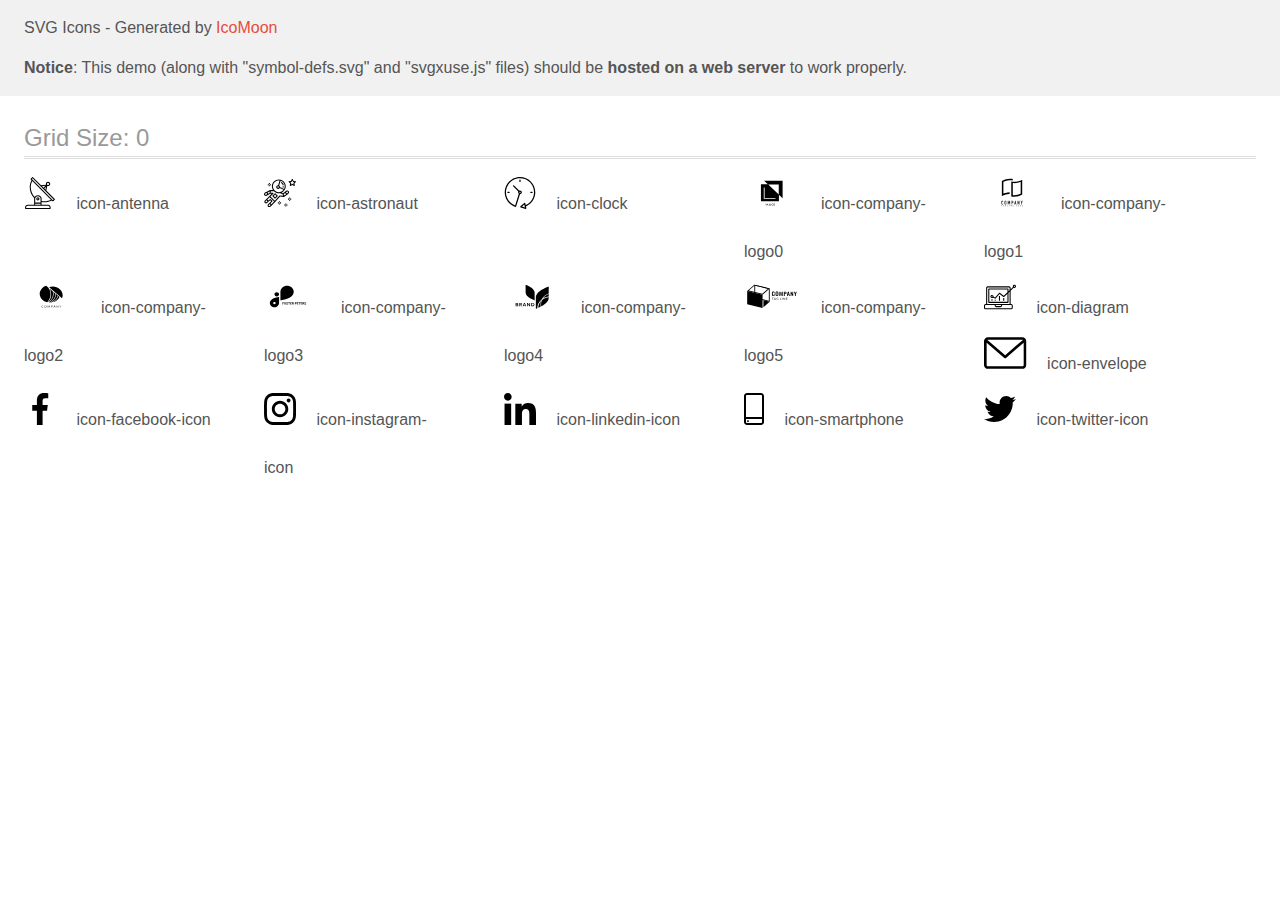
<file: images/svg/icomoon/demo-external-svg.html>
<!doctype html>
<html>
<head>
    <title>IcoMoon - SVG Icons</title>
    <meta charset="utf-8">
    <meta name="viewport" content="width=device-width, initial-scale=1">
    <link rel="stylesheet" href="demo-files/demo.css">
    <link rel="stylesheet" href="style.css">
</head>
<body>
<header class="bgc1 clearfix">
<div class="mhl">
    <p>SVG Icons - Generated by <a href="https://icomoon.io/app">IcoMoon</a></p><p><strong>Notice</strong>: This demo (along with "symbol-defs.svg" and "svgxuse.js" files) should be <b>hosted on a web server</b> to work properly.</p>
</div>
</header>
    <div class="clearfix mhl ptl">
        <h1 class="mvm mtn fgc1">Grid Size: 0</h1>
        <div class="glyph fs1">
            <div class="clearfix pbs">
                <svg class="icon icon-antenna"><use xlink:href="symbol-defs.svg#icon-antenna"></use></svg><span class="name"> icon-antenna</span>
            </div>
        </div>
        <div class="glyph fs1">
            <div class="clearfix pbs">
                <svg class="icon icon-astronaut"><use xlink:href="symbol-defs.svg#icon-astronaut"></use></svg><span class="name"> icon-astronaut</span>
            </div>
        </div>
        <div class="glyph fs1">
            <div class="clearfix pbs">
                <svg class="icon icon-clock"><use xlink:href="symbol-defs.svg#icon-clock"></use></svg><span class="name"> icon-clock</span>
            </div>
        </div>
        <div class="glyph fs1">
            <div class="clearfix pbs">
                <svg class="icon icon-company-logo0"><use xlink:href="symbol-defs.svg#icon-company-logo0"></use></svg><span class="name"> icon-company-logo0</span>
            </div>
        </div>
        <div class="glyph fs1">
            <div class="clearfix pbs">
                <svg class="icon icon-company-logo1"><use xlink:href="symbol-defs.svg#icon-company-logo1"></use></svg><span class="name"> icon-company-logo1</span>
            </div>
        </div>
        <div class="glyph fs1">
            <div class="clearfix pbs">
                <svg class="icon icon-company-logo2"><use xlink:href="symbol-defs.svg#icon-company-logo2"></use></svg><span class="name"> icon-company-logo2</span>
            </div>
        </div>
        <div class="glyph fs1">
            <div class="clearfix pbs">
                <svg class="icon icon-company-logo3"><use xlink:href="symbol-defs.svg#icon-company-logo3"></use></svg><span class="name"> icon-company-logo3</span>
            </div>
        </div>
        <div class="glyph fs1">
            <div class="clearfix pbs">
                <svg class="icon icon-company-logo4"><use xlink:href="symbol-defs.svg#icon-company-logo4"></use></svg><span class="name"> icon-company-logo4</span>
            </div>
        </div>
        <div class="glyph fs1">
            <div class="clearfix pbs">
                <svg class="icon icon-company-logo5"><use xlink:href="symbol-defs.svg#icon-company-logo5"></use></svg><span class="name"> icon-company-logo5</span>
            </div>
        </div>
        <div class="glyph fs1">
            <div class="clearfix pbs">
                <svg class="icon icon-diagram"><use xlink:href="symbol-defs.svg#icon-diagram"></use></svg><span class="name"> icon-diagram</span>
            </div>
        </div>
        <div class="glyph fs1">
            <div class="clearfix pbs">
                <svg class="icon icon-envelope"><use xlink:href="symbol-defs.svg#icon-envelope"></use></svg><span class="name"> icon-envelope</span>
            </div>
        </div>
        <div class="glyph fs1">
            <div class="clearfix pbs">
                <svg class="icon icon-facebook-icon"><use xlink:href="symbol-defs.svg#icon-facebook-icon"></use></svg><span class="name"> icon-facebook-icon</span>
            </div>
        </div>
        <div class="glyph fs1">
            <div class="clearfix pbs">
                <svg class="icon icon-instagram-icon"><use xlink:href="symbol-defs.svg#icon-instagram-icon"></use></svg><span class="name"> icon-instagram-icon</span>
            </div>
        </div>
        <div class="glyph fs1">
            <div class="clearfix pbs">
                <svg class="icon icon-linkedin-icon"><use xlink:href="symbol-defs.svg#icon-linkedin-icon"></use></svg><span class="name"> icon-linkedin-icon</span>
            </div>
        </div>
        <div class="glyph fs1">
            <div class="clearfix pbs">
                <svg class="icon icon-smartphone"><use xlink:href="symbol-defs.svg#icon-smartphone"></use></svg><span class="name"> icon-smartphone</span>
            </div>
        </div>
        <div class="glyph fs1">
            <div class="clearfix pbs">
                <svg class="icon icon-twitter-icon"><use xlink:href="symbol-defs.svg#icon-twitter-icon"></use></svg><span class="name"> icon-twitter-icon</span>
            </div>
        </div>
  </div>
<script defer src="svgxuse.js"></script>
</body>
</html>
</file>
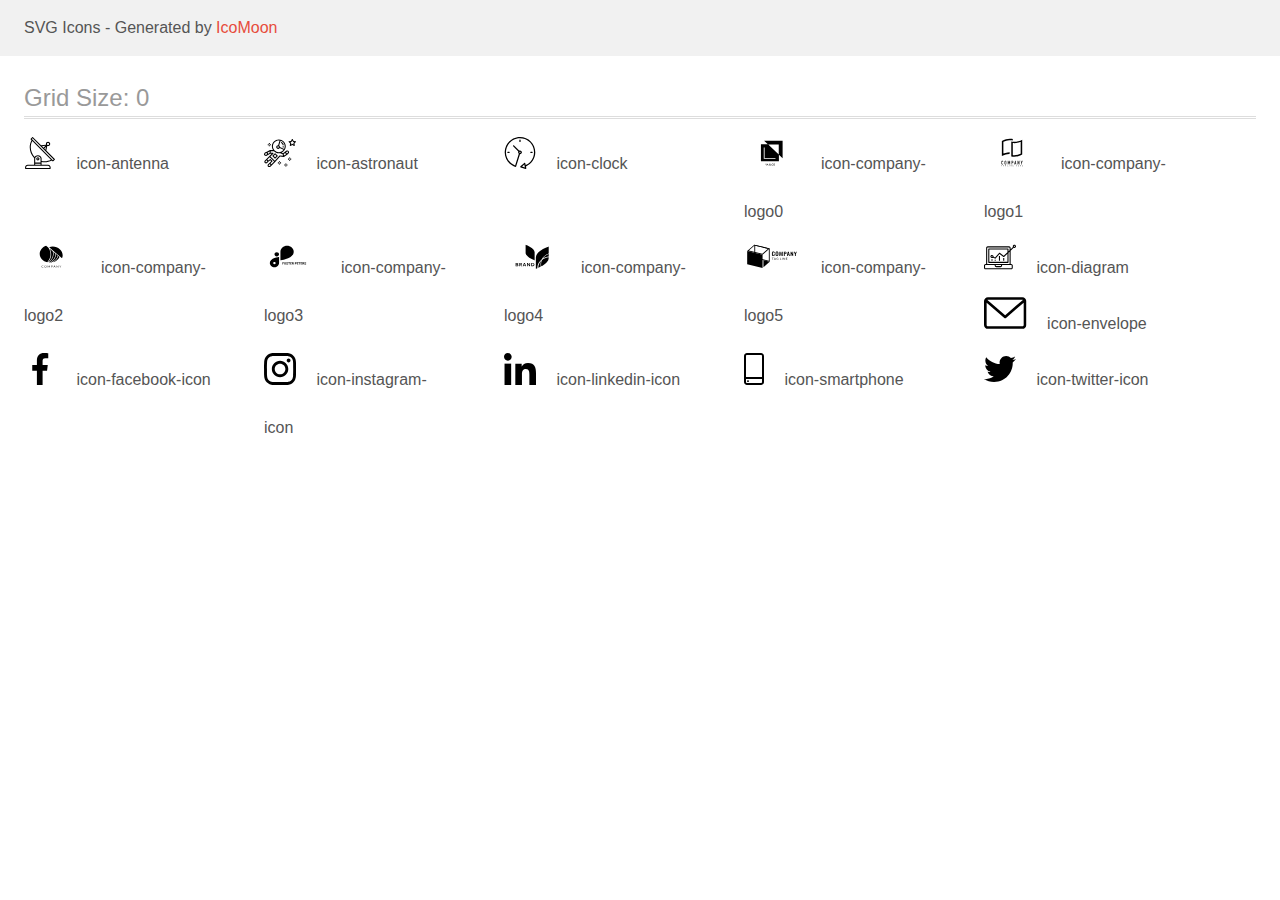
<file: images/svg/icomoon/demo.html>
<!doctype html>
<html>
<head>
    <title>IcoMoon - SVG Icons</title>
    <meta charset="utf-8">
    <meta name="viewport" content="width=device-width, initial-scale=1">
    <link rel="stylesheet" href="demo-files/demo.css">
    <link rel="stylesheet" href="style.css">
</head>
<body>
<svg aria-hidden="true" style="position: absolute; width: 0; height: 0; overflow: hidden;" version="1.1" xmlns="http://www.w3.org/2000/svg" xmlns:xlink="http://www.w3.org/1999/xlink">
<defs>
<symbol id="icon-antenna" viewBox="0 0 32 32">
<path d="M30.773 22.098l-8.443-8.505 0.937-4.615c0.225 0.090 0.485 0.144 0.758 0.146h0.007c1.192 0.014 2.17-0.941 2.184-2.133s-0.941-2.17-2.133-2.184c-1.192-0.014-2.17 0.941-2.184 2.133-0 0.008-0 0.017-0 0.026 0 0.259 0.046 0.508 0.13 0.738l-0.005-0.015-4.96 0.605-8.091-8.133c-0.096-0.098-0.229-0.159-0.376-0.16h-0c-0.146 0.001-0.278 0.060-0.373 0.155l-1.513 1.504c-0.208 0.208-0.208 0.546 0 0.754l0.814 0.826c-3.153 5.798-2.129 12.978 2.519 17.663 0.043 0.041 0.092 0.074 0.146 0.098-0.032 0.164-0.051 0.353-0.052 0.546v6.188h-6.4c-1.472 0.002-2.665 1.195-2.667 2.667v1.067c0 0.295 0.239 0.533 0.533 0.533h24.533c0.295 0 0.533-0.239 0.533-0.533v-1.067c-0.002-1.472-1.195-2.665-2.667-2.667h-6.4v-2.742c0.915 0.201 1.968 0.317 3.047 0.32h0.002c2.58-0.003 5.005-0.663 7.117-1.822l-0.077 0.039 0.818 0.823c0.099 0.101 0.235 0.159 0.377 0.16 0.146-0.001 0.278-0.060 0.373-0.155l1.513-1.504c0.208-0.208 0.208-0.546 0-0.754zM23.28 6.233c0.418-0.415 1.093-0.414 1.508 0.004s0.414 1.093-0.004 1.508c-0.193 0.192-0.459 0.31-0.752 0.31-0 0-0 0-0 0h-0.003c-0.589-0.003-1.064-0.483-1.061-1.072 0.002-0.294 0.122-0.559 0.314-0.751l0-0h-0.002zM22.024 9.738l-0.598 2.946-1.175-1.182 1.774-1.763zM21.419 8.836l-1.92 1.909-1.485-1.493 3.405-0.415zM24.004 28.8c0.884 0 1.6 0.716 1.6 1.6v0.533h-23.467v-0.533c0-0.884 0.716-1.6 1.6-1.6h20.267zM16.537 26.667v1.067h-5.333v-1.067h5.333zM11.204 25.6v-4.053c0-1.294 1.196-2.347 2.667-2.347s2.667 1.053 2.667 2.347v4.053h-5.333zM17.604 23.904v-2.357c0-1.882-1.675-3.413-3.733-3.413-0.017-0-0.038-0-0.058-0-1.353 0-2.54 0.707-3.213 1.771l-0.009 0.016c-4.058-4.274-4.971-10.645-2.279-15.887l18.602 18.708c-1.823 0.947-3.98 1.502-6.266 1.502-1.079 0-2.128-0.124-3.136-0.357l0.093 0.018zM28.893 23.22l-21.057-21.181 0.755-0.752 7.935 7.98c0.004 0 0.006 0.007 0.010 0.010l13.115 13.191-0.757 0.752z"></path>
<path d="M13.876 20.267h-0.005c-0.884-0.001-1.601 0.714-1.602 1.598s0.714 1.601 1.598 1.602h0.005c0.884 0.001 1.601-0.714 1.602-1.598s-0.714-1.601-1.598-1.602zM14.249 22.245c-0.096 0.096-0.229 0.155-0.376 0.155-0.001 0-0.001 0-0.002 0h0c-0.295-0.002-0.532-0.242-0.531-0.536 0.002-0.292 0.238-0.529 0.53-0.531h0c0.295 0.002 0.532 0.241 0.53 0.536-0.001 0.147-0.061 0.279-0.157 0.375l-0 0h0.005z"></path>
</symbol>
<symbol id="icon-astronaut" viewBox="0 0 32 32">
<path d="M31.974 4.524c-0.064-0.191-0.227-0.332-0.427-0.362l-0.003-0-1.91-0.278-0.855-1.731c-0.179-0.365-0.777-0.365-0.956 0l-0.855 1.731-1.91 0.278c-0.203 0.030-0.367 0.171-0.43 0.359l-0.001 0.004c-0.062 0.193-0.011 0.405 0.135 0.547l1.383 1.348-0.326 1.903c-0.034 0.2 0.048 0.402 0.212 0.522 0.087 0.064 0.196 0.102 0.313 0.102 0.091 0 0.177-0.023 0.252-0.063l-0.003 0.001 1.709-0.899 1.709 0.899c0.078 0.041 0.164 0.061 0.249 0.061 0.11 0 0.221-0.034 0.314-0.102 0.134-0.098 0.22-0.254 0.22-0.431 0-0.032-0.003-0.063-0.008-0.094l0 0.003-0.326-1.903 1.383-1.348c0.099-0.097 0.161-0.233 0.161-0.382 0-0.059-0.009-0.115-0.027-0.168l0.001 0.004zM29.511 5.851c-0.099 0.097-0.161 0.232-0.161 0.382 0 0.032 0.003 0.063 0.008 0.094l-0-0.003 0.191 1.114-1-0.526c-0.072-0.039-0.157-0.061-0.248-0.061-0 0-0 0-0.001 0h0c-0.085 0-0.17 0.020-0.249 0.061l-1.001 0.526 0.191-1.114c0.005-0.027 0.008-0.058 0.008-0.090 0-0.15-0.062-0.285-0.161-0.382l-0.81-0.789 1.119-0.163c0.177-0.026 0.324-0.137 0.4-0.289l0.001-0.003 0.5-1.013 0.5 1.013c0.078 0.157 0.228 0.267 0.402 0.292l1.119 0.163-0.809 0.789zM26.134 20.522h-1.067v1.067h1.067v-1.067zM26.134 22.656h-1.067v1.067h1.067v-1.067zM27.2 21.589h-1.067v1.067h1.067v-1.067zM25.067 21.589h-1.067v1.067h1.067v-1.067zM22.4 26.389h-1.067v1.067h1.067v-1.067zM22.4 28.522h-1.067v1.067h1.067v-1.067zM23.467 27.456h-1.067v1.067h1.067v-1.067zM21.333 27.456h-1.067v1.067h1.067v-1.067zM16 24.256h-1.067v1.067h1.067v-1.067zM16 26.389h-1.067v1.067h1.067v-1.067zM17.067 25.322h-1.067v1.067h1.067v-1.067zM14.933 25.322h-1.067v1.067h1.067v-1.067zM5.867 6.122h-1.067v1.067h1.067v-1.067zM5.867 8.255h-1.067v1.067h1.067v-1.067z"></path>
<path d="M6.933 7.189h-1.067v1.067h1.067v-1.067zM4.8 7.189h-1.067v1.067h1.067v-1.067z"></path>
<path d="M24.715 14.159c-0.287-0.388-0.709-0.637-1.188-0.705-0.481-0.068-0.956 0.058-1.34 0.352l-1.252 0.96-1.898 1.417-1.358-0.541c2.421-1.086 4.114-3.508 4.114-6.32 0-3.823-3.123-6.933-6.961-6.933s-6.961 3.11-6.961 6.933c0 1.386 0.414 2.674 1.12 3.758l-2.769-0.024c-0.009 0-0.015 0.004-0.023 0.005-0.056 0.003-0.109 0.014-0.159 0.032l0.004-0.001c-0.013 0.005-0.026 0.008-0.038 0.013-0.006 0.003-0.013 0.003-0.019 0.006l-3.233 1.596c-0.001 0-0.001 0-0.001 0.001l-1.893 0.911c-0.024 0.011-0.045 0.023-0.064 0.036l0.001-0.001c-0.755 0.502-1.012 1.489-0.598 2.295 0.22 0.429 0.595 0.745 1.056 0.889 0.161 0.052 0.347 0.083 0.539 0.083h0c0.29 0 0.577-0.071 0.839-0.211l1.388-0.738 2.264-1.169 1.357-0.008-5.442 5.416c-0.001 0.001-0.001 0.001-0.002 0.001l-1.339 1.333c-0.316 0.315-0.49 0.732-0.49 1.178s0.174 0.863 0.49 1.179c0.325 0.323 0.752 0.485 1.179 0.485s0.854-0.162 1.18-0.485l1.314-1.309 1.741-1.3 0.901 0.897-1.762 1.754c-0 0.001-0.001 0.001-0.002 0.001l-1.339 1.333c-0.316 0.315-0.49 0.732-0.49 1.178s0.174 0.863 0.49 1.179c0.325 0.323 0.753 0.485 1.18 0.485s0.855-0.162 1.18-0.485l3.482-3.467c0.001-0.001 0.001-0.001 0.001-0.002l1.010-1-0.004-0.004c0.006-0.006 0.015-0.009 0.022-0.015l5.166-5.658 3.471 0.494c0.022 0.003 0.048 0.005 0.073 0.005 0.001 0 0.001 0 0.002 0h-0c0.065 0 0.127-0.015 0.187-0.038 0.018-0.006 0.033-0.015 0.050-0.023 0.019-0.010 0.039-0.015 0.058-0.027l3.213-2.133c0.012-0.008 0.018-0.021 0.029-0.029 0.013-0.010 0.029-0.014 0.041-0.026l1.271-1.191c0.662-0.62 0.753-1.635 0.212-2.362zM2.13 17.77c-0.173 0.093-0.37 0.111-0.558 0.052-0.187-0.058-0.338-0.186-0.427-0.358-0.161-0.314-0.068-0.695 0.214-0.902l1.314-0.632 0.449 1.312-0.992 0.528zM5.628 15.942l-1.548 0.8-0.439-1.283 2.027-1.001-0.040 1.484zM20.727 9.322c0 0.918-0.219 1.785-0.599 2.559l-4.181-1.899c-0.044-0.573-0.341-1.075-0.788-1.388l1.464-4.86c2.378 0.756 4.105 2.974 4.105 5.588zM8.938 9.322c0-3.235 2.644-5.867 5.894-5.867 0.253 0 0.5 0.021 0.745 0.052l-1.432 4.754c-0.019-0.001-0.037-0.006-0.057-0.006-1.033 0-1.873 0.837-1.873 1.867s0.84 1.867 1.873 1.867c0.694 0 1.294-0.383 1.618-0.945l3.862 1.755c-1.075 1.446-2.795 2.39-4.737 2.39-3.25 0-5.894-2.632-5.894-5.867zM14.894 10.122c0 0.441-0.362 0.8-0.806 0.8s-0.806-0.359-0.806-0.8c0-0.441 0.362-0.8 0.806-0.8s0.806 0.359 0.806 0.8zM2.465 25.146c-0.236 0.234-0.619 0.234-0.854 0.001-0.114-0.114-0.176-0.263-0.176-0.423s0.062-0.309 0.176-0.421l0.962-0.958 0.851 0.848-0.959 0.955zM5.679 28.88c-0.236 0.234-0.619 0.235-0.855 0.001-0.114-0.114-0.176-0.263-0.176-0.423s0.062-0.309 0.176-0.421l0.963-0.959 0.852 0.848-0.96 0.955zM9.16 25.411c-0.001 0-0.001 0-0.002 0.001l-1.765 1.76-0.852-0.848 1.763-1.756c0.001-0.001 0.001-0.001 0.002-0.001 0.040-0.040 0.065-0.088 0.090-0.135 0.007-0.014 0.020-0.026 0.026-0.040 0.017-0.041 0.019-0.085 0.026-0.129 0.003-0.025 0.014-0.047 0.014-0.073 0-0.036-0.013-0.070-0.020-0.106-0.006-0.032-0.006-0.065-0.019-0.095-0.020-0.050-0.055-0.094-0.091-0.138-0.010-0.012-0.014-0.027-0.025-0.038h-0.001c-0.001-0-0.001-0.002-0.001-0.002l-1.607-1.6c-0.017-0.017-0.039-0.024-0.058-0.038-0.028-0.022-0.055-0.042-0.087-0.058-0.030-0.015-0.061-0.024-0.093-0.033-0.034-0.010-0.067-0.017-0.103-0.020-0.033-0.002-0.063 0.001-0.095 0.005-0.036 0.004-0.069 0.009-0.104 0.020-0.034 0.011-0.063 0.027-0.094 0.045-0.020 0.011-0.042 0.015-0.061 0.029l-1.773 1.324-0.901-0.897 2.399-2.386 4.361 4.289-0.928 0.919zM15.979 18.394c-0.015-0.002-0.030 0.004-0.045 0.003-0.008-0-0.017-0.001-0.026-0.001-0.031 0-0.062 0.003-0.092 0.008l0.003-0c-0.030 0.005-0.059 0.011-0.088 0.021-0.034 0.012-0.065 0.028-0.097 0.047s-0.059 0.039-0.084 0.062l0-0c-0.013 0.011-0.028 0.017-0.040 0.029l-4.698 5.146-4.328-4.257 2.833-2.818c0.209-0.208 0.21-0.546 0.002-0.755-0.105-0.105-0.243-0.157-0.381-0.156v-0.001l-2.219 0.013 0.028-1.607 3.104 0.027c1.265 1.294 3.029 2.101 4.981 2.101 0.437 0 0.864-0.045 1.279-0.123 0.040 0.032 0.079 0.065 0.13 0.085l2.41 0.96 0.331 1.644-3.003-0.427zM20.020 18.572l-0.313-1.558 1.446-1.080 0.947 1.257-2.080 1.381zM23.774 15.741l-0.838 0.785-0.931-1.236 0.831-0.637c0.155-0.119 0.351-0.168 0.543-0.143 0.193 0.027 0.364 0.128 0.48 0.284 0.217 0.292 0.18 0.699-0.085 0.947z"></path>
<path d="M13.602 18.544l-2.143-2.133c-0.207-0.207-0.545-0.207-0.753 0l-2.142 2.133c-0.097 0.097-0.157 0.23-0.157 0.378v0c0 0.142 0.056 0.278 0.157 0.378l2.142 2.133c0.104 0.103 0.241 0.155 0.377 0.155s0.273-0.052 0.376-0.155l2.143-2.133c0.097-0.097 0.157-0.23 0.157-0.378v-0c0-0.142-0.057-0.278-0.157-0.378zM11.083 20.303l-1.387-1.381 1.387-1.381 1.387 1.381-1.387 1.381zM17.164 5.071l-0.258 1.036c0.071 0.018 1.738 0.452 1.738 2.149h1.067c-0-2.017-1.666-2.965-2.547-3.185zM19.711 9.322h-1.067v1.067h1.067v-1.067z"></path>
</symbol>
<symbol id="icon-clock" viewBox="0 0 32 32">
<path d="M31.297 15.301c-0.002-8.452-6.855-15.303-15.308-15.301s-15.303 6.855-15.301 15.308c0.001 6.658 4.307 12.551 10.649 14.576 0.061 0.019 0.124 0.029 0.187 0.029 0.126-0 0.245-0.035 0.346-0.095l-0.003 0.002c0.134-0.080 0.234-0.204 0.282-0.352l0.001-0.005 3.865-12.25c1.057-0.005 1.909-0.866 1.903-1.923s-0.866-1.909-1.923-1.903c-0.299 0.001-0.581 0.072-0.831 0.196l0.011-0.005-5.106-5.107c-0.253-0.245-0.657-0.238-0.902 0.016-0.239 0.247-0.239 0.639 0 0.886l5.103 5.109c-0.392 0.799-0.168 1.764 0.536 2.309l-3.683 11.673c-7.278-2.681-11.004-10.754-8.323-18.032s10.754-11.004 18.032-8.323c7.278 2.681 11.004 10.754 8.323 18.032-1.345 3.581-4.003 6.406-7.374 7.938l-0.088 0.036-0.398-1.874c-0.073-0.344-0.411-0.565-0.756-0.492-0.114 0.025-0.213 0.077-0.293 0.149l0.001-0.001-3.837 3.426c-0.263 0.234-0.287 0.637-0.052 0.9 0.076 0.085 0.174 0.149 0.283 0.184l4.899 1.563c0.335 0.108 0.694-0.077 0.802-0.412 0.019-0.058 0.031-0.126 0.031-0.195 0-0.047-0.005-0.092-0.015-0.136l0.001 0.004-0.391-1.839c5.664-2.388 9.342-7.942 9.329-14.089zM15.992 14.664c0.352 0 0.638 0.286 0.638 0.638s-0.286 0.638-0.638 0.638c-0.352 0-0.638-0.285-0.638-0.638s0.285-0.638 0.638-0.638zM18.093 29.528l2.184-1.948 0.603 2.84-2.787-0.892z"></path>
<path d="M15.354 3.185v1.275c0 0.352 0.285 0.638 0.638 0.638s0.638-0.285 0.638-0.638v-1.275c0-0.352-0.286-0.638-0.638-0.638s-0.638 0.286-0.638 0.638zM3.876 14.664c-0.352 0-0.638 0.286-0.638 0.638s0.285 0.638 0.638 0.638h1.275c0.352 0 0.638-0.285 0.638-0.638s-0.285-0.638-0.638-0.638h-1.275zM28.108 15.939c0.352 0 0.638-0.285 0.638-0.638s-0.285-0.638-0.638-0.638h-1.275c-0.352 0-0.638 0.286-0.638 0.638s0.286 0.638 0.638 0.638h1.275z"></path>
</symbol>
<symbol id="icon-company-logo0" viewBox="0 0 57 32">
<path d="M20.267 3.733l3.738 3.538-6.938-0.004v17.166h18.133v-6.564l3.733 3.534v-17.671h-18.667zM35.036 17.455l-10.597-10.032h10.597v10.032zM31.746 21.923h-11.81v-11.545h0.835v10.764h10.975v0.782zM22.725 26.72l-0.436 0.898-0.436-0.898h-0.366l0.637 1.198v0.698h0.331v-0.698l0.635-1.198h-0.365zM23.273 28.615l0.154-0.441h0.734l0.155 0.441h0.344l-0.717-1.896h-0.296l-0.716 1.896h0.342zM23.794 27.122l0.275 0.786h-0.549l0.275-0.786zM25.531 27.863c-0.048 0.073-0.072 0.153-0.072 0.241 0 0.16 0.056 0.29 0.168 0.389s0.263 0.148 0.451 0.148 0.349-0.051 0.484-0.152l0.107 0.126h0.367l-0.279-0.329c0.109-0.149 0.164-0.341 0.164-0.574h-0.275c0 0.128-0.026 0.243-0.079 0.348l-0.366-0.432 0.129-0.094c0.091-0.066 0.157-0.132 0.197-0.198s0.060-0.14 0.060-0.219c0-0.12-0.044-0.22-0.133-0.301s-0.201-0.122-0.339-0.122c-0.153 0-0.274 0.043-0.365 0.13s-0.135 0.203-0.135 0.352c0 0.061 0.014 0.124 0.043 0.189s0.081 0.144 0.155 0.237c-0.141 0.101-0.235 0.188-0.283 0.262zM26.386 28.282c-0.093 0.071-0.193 0.107-0.299 0.107-0.095 0-0.17-0.027-0.227-0.082s-0.085-0.126-0.085-0.214c0-0.102 0.052-0.192 0.156-0.271l0.040-0.029 0.414 0.488zM26.046 27.442c-0.089-0.11-0.134-0.202-0.134-0.275 0-0.063 0.018-0.116 0.055-0.158s0.085-0.063 0.147-0.063c0.057 0 0.105 0.018 0.142 0.053s0.056 0.077 0.056 0.126c0 0.075-0.027 0.136-0.081 0.184l-0.040 0.033-0.145 0.099zM29.132 28.472c0.13-0.114 0.205-0.272 0.224-0.474h-0.328c-0.017 0.135-0.059 0.232-0.124 0.29s-0.162 0.087-0.292 0.087c-0.142 0-0.249-0.054-0.323-0.161s-0.109-0.264-0.109-0.469v-0.168c0.002-0.202 0.041-0.355 0.117-0.46s0.188-0.158 0.331-0.158c0.123 0 0.217 0.030 0.28 0.091s0.104 0.158 0.12 0.294h0.328c-0.021-0.207-0.095-0.368-0.223-0.482s-0.296-0.171-0.505-0.171c-0.155 0-0.293 0.037-0.411 0.111s-0.209 0.179-0.272 0.315c-0.063 0.136-0.095 0.294-0.095 0.473v0.177c0.003 0.174 0.035 0.328 0.098 0.46s0.151 0.234 0.266 0.306c0.115 0.071 0.249 0.107 0.4 0.107 0.216 0 0.389-0.056 0.52-0.169zM31.068 28.206c0.064-0.141 0.096-0.304 0.096-0.49v-0.105c-0.001-0.185-0.034-0.347-0.099-0.486s-0.158-0.247-0.277-0.32c-0.119-0.075-0.256-0.112-0.41-0.112s-0.292 0.038-0.411 0.113c-0.119 0.075-0.211 0.183-0.277 0.324s-0.098 0.305-0.098 0.49v0.107c0.001 0.181 0.034 0.342 0.099 0.48s0.159 0.246 0.279 0.322c0.121 0.075 0.258 0.112 0.411 0.112 0.155 0 0.293-0.037 0.411-0.112s0.212-0.183 0.276-0.323zM30.716 27.135c0.080 0.112 0.12 0.273 0.12 0.483v0.099c0 0.214-0.040 0.376-0.119 0.487s-0.19 0.167-0.336 0.167c-0.144 0-0.257-0.057-0.339-0.171s-0.121-0.275-0.121-0.483v-0.109c0.002-0.204 0.043-0.362 0.122-0.473s0.192-0.168 0.335-0.168c0.146 0 0.258 0.056 0.337 0.168z"></path>
</symbol>
<symbol id="icon-company-logo1" viewBox="0 0 57 32">
<path d="M26.727 3.165h-0.073c-0.112-0.007-0.224-0.010-0.336-0.012v0h-0.243c-0.212 0-0.428 0.005-0.642 0.016-0.016-0.001-0.032-0.001-0.049 0-1.944 0.11-3.848 0.596-5.609 1.431l-0.231 0.111v11.809l0.54-0.183c0.474-0.163 0.978-0.309 1.5-0.445 1.411-0.362 2.861-0.555 4.317-0.574v1.551c-0.193 0.001-0.38 0.007-0.568 0.016h-0.045c-1.121 0.061-2.233 0.232-3.322 0.51-1.378 0.345-2.708 0.863-3.957 1.542v-15.145c1.298-0.757 2.695-1.325 4.151-1.688 1.278-0.33 2.593-0.5 3.913-0.504h0.228c0.273 0.007 0.538 0.019 0.788 0.038 0.658 0.046 1.31 0.15 1.95 0.311v1.527c-0.621-0.145-1.253-0.24-1.889-0.285-0.013-0.001-0.026-0.002-0.039-0.003-0.132-0.011-0.263-0.022-0.386-0.022zM29.415 4.726c0.339 0.026 0.689 0.038 1.044 0.038 1.388-0.005 2.769-0.182 4.114-0.528 1.378-0.346 2.706-0.865 3.956-1.543v14.875c-1.298 0.756-2.696 1.325-4.153 1.688-1.279 0.329-2.593 0.498-3.913 0.503-1 0.008-1.997-0.11-2.968-0.35v-14.971c0.229 0.053 0.465 0.102 0.706 0.142 0.394 0.066 0.81 0.115 1.214 0.145zM36.985 4.841l-0.54 0.182c-0.497 0.167-0.997 0.316-1.5 0.449-1.465 0.377-2.971 0.57-4.483 0.575-0.352 0-0.676-0.010-0.989-0.030l-0.43-0.028v12.148l0.37 0.033c0.343 0.030 0.696 0.045 1.052 0.045 1.191-0.005 2.377-0.159 3.531-0.457 0.95-0.238 1.874-0.57 2.759-0.991l0.231-0.111v-11.813z"></path>
<path d="M19.060 24.113c-0.078-0.080-0.171-0.144-0.274-0.186s-0.214-0.061-0.326-0.057c-0.119-0.002-0.237 0.021-0.347 0.065-0.101 0.040-0.193 0.101-0.27 0.178s-0.135 0.17-0.174 0.271c-0.042 0.107-0.063 0.22-0.062 0.335v2.023c-0.005 0.143 0.022 0.284 0.080 0.415 0.048 0.104 0.117 0.196 0.202 0.271 0.081 0.068 0.176 0.117 0.278 0.144 0.098 0.028 0.2 0.042 0.302 0.042 0.113 0.001 0.224-0.023 0.326-0.070 0.101-0.044 0.193-0.108 0.27-0.187 0.075-0.079 0.135-0.171 0.177-0.271 0.043-0.102 0.065-0.212 0.065-0.323v-0.226h-0.529v0.18c0.002 0.062-0.009 0.123-0.031 0.18-0.017 0.043-0.043 0.082-0.077 0.114-0.033 0.026-0.070 0.046-0.111 0.058-0.036 0.012-0.073 0.018-0.111 0.019-0.047 0.006-0.095-0.002-0.139-0.021s-0.081-0.049-0.11-0.088c-0.050-0.081-0.074-0.176-0.070-0.271v-1.887c-0.003-0.105 0.019-0.208 0.065-0.302 0.027-0.043 0.066-0.077 0.112-0.098s0.097-0.030 0.147-0.024c0.046-0.002 0.091 0.008 0.132 0.028s0.077 0.049 0.104 0.086c0.059 0.078 0.090 0.173 0.088 0.271v0.175h0.524v-0.206c0.001-0.121-0.021-0.241-0.065-0.354-0.039-0.106-0.099-0.203-0.177-0.285z"></path>
<path d="M22.202 24.090c-0.169-0.142-0.381-0.221-0.602-0.222-0.108 0-0.215 0.020-0.316 0.057-0.103 0.037-0.198 0.093-0.279 0.165-0.088 0.079-0.158 0.175-0.205 0.283-0.053 0.124-0.079 0.257-0.077 0.392v1.941c-0.004 0.137 0.023 0.272 0.077 0.397 0.048 0.104 0.118 0.197 0.205 0.271 0.081 0.075 0.176 0.133 0.279 0.171 0.101 0.037 0.208 0.056 0.316 0.057s0.215-0.020 0.316-0.057c0.105-0.038 0.202-0.096 0.286-0.171 0.084-0.076 0.152-0.168 0.2-0.271 0.054-0.125 0.081-0.261 0.077-0.397v-1.941c0.003-0.135-0.024-0.268-0.077-0.392-0.047-0.107-0.115-0.203-0.2-0.283zM21.955 26.706c0.004 0.052-0.003 0.104-0.021 0.152s-0.047 0.092-0.084 0.128c-0.070 0.059-0.158 0.091-0.249 0.091s-0.179-0.032-0.249-0.091c-0.037-0.036-0.066-0.080-0.084-0.128s-0.025-0.101-0.021-0.152v-1.941c-0.004-0.052 0.003-0.104 0.021-0.152s0.047-0.092 0.084-0.128c0.070-0.059 0.158-0.091 0.249-0.091s0.179 0.032 0.249 0.091c0.037 0.036 0.066 0.080 0.084 0.128s0.025 0.101 0.021 0.152v1.941z"></path>
<path d="M26.329 27.573v-3.674h-0.509l-0.668 1.945h-0.009l-0.673-1.945h-0.503v3.674h0.525v-2.235h0.009l0.514 1.58h0.262l0.518-1.58h0.009v2.235h0.525z"></path>
<path d="M29.311 24.157c-0.081-0.091-0.183-0.16-0.297-0.201-0.123-0.040-0.251-0.059-0.38-0.057h-0.78v3.674h0.523v-1.435h0.27c0.163 0.007 0.326-0.027 0.472-0.1 0.119-0.066 0.218-0.163 0.287-0.281 0.061-0.098 0.101-0.206 0.12-0.32 0.021-0.138 0.030-0.278 0.028-0.418 0.005-0.176-0.012-0.353-0.051-0.525-0.035-0.127-0.101-0.243-0.193-0.338zM29.041 25.277c-0.002 0.067-0.019 0.132-0.049 0.191-0.030 0.056-0.077 0.102-0.135 0.129-0.078 0.035-0.162 0.050-0.247 0.046h-0.239v-1.249h0.27c0.081-0.004 0.162 0.012 0.236 0.046 0.054 0.031 0.097 0.079 0.123 0.136 0.029 0.065 0.044 0.134 0.046 0.205 0 0.077 0 0.159 0 0.244s0.005 0.174 0 0.252h-0.005z"></path>
<path d="M31.791 23.899h-0.429l-0.809 3.674h0.523l0.154-0.789h0.714l0.154 0.789h0.524l-0.83-3.674zM31.308 26.283l0.258-1.332h0.009l0.256 1.332h-0.524z"></path>
<path d="M35.173 26.112h-0.009l-0.791-2.213h-0.503v3.674h0.523v-2.209h0.011l0.8 2.209h0.492v-3.674h-0.523v2.213z"></path>
<path d="M38.372 23.899l-0.421 1.461h-0.011l-0.421-1.461h-0.554l0.719 2.121v1.553h0.524v-1.553l0.719-2.121h-0.554z"></path>
<path d="M17.6 28.61h0.252v0.708h0.171v-0.708h0.251v-0.145h-0.675v0.145z"></path>
<path d="M19.721 28.465l-0.331 0.853h0.182l0.070-0.194h0.34l0.073 0.194h0.186l-0.339-0.853h-0.182zM19.694 28.981l0.116-0.316 0.116 0.316h-0.232z"></path>
<path d="M21.818 29.004h0.197v0.11c-0.058 0.046-0.129 0.071-0.202 0.072-0.034 0.002-0.069-0.004-0.1-0.019s-0.059-0.036-0.081-0.063c-0.045-0.065-0.068-0.143-0.063-0.222 0-0.19 0.082-0.285 0.246-0.285 0.043-0.004 0.086 0.007 0.121 0.032s0.061 0.062 0.072 0.104l0.169-0.033c-0.036-0.167-0.156-0.251-0.362-0.251-0.11-0.003-0.216 0.036-0.298 0.11-0.043 0.042-0.076 0.094-0.097 0.15s-0.030 0.117-0.025 0.178c-0.005 0.117 0.034 0.231 0.109 0.32 0.042 0.043 0.092 0.077 0.148 0.098s0.116 0.031 0.176 0.027c0.134 0.004 0.263-0.045 0.362-0.136v-0.336h-0.37v0.144z"></path>
<path d="M23.959 28.465h-0.173v0.853h0.598v-0.145h-0.425v-0.708z"></path>
<path d="M25.769 28.465h-0.173v0.853h0.173v-0.853z"></path>
<path d="M27.539 29.035l-0.349-0.57h-0.167v0.853h0.161v-0.557l0.343 0.557h0.171v-0.853h-0.158v0.57z"></path>
<path d="M29.14 28.943h0.425v-0.145h-0.425v-0.187h0.457v-0.145h-0.63v0.853h0.648v-0.145h-0.475v-0.231z"></path>
<path d="M33.020 28.802h-0.336v-0.336h-0.171v0.853h0.171v-0.373h0.336v0.373h0.171v-0.853h-0.171v0.336z"></path>
<path d="M34.629 28.943h0.426v-0.145h-0.426v-0.187h0.459v-0.145h-0.63v0.853h0.646v-0.145h-0.475v-0.231z"></path>
<path d="M36.812 28.943c0.148-0.023 0.224-0.102 0.224-0.237 0.004-0.036-0.001-0.073-0.016-0.106s-0.038-0.062-0.068-0.083c-0.077-0.039-0.163-0.056-0.25-0.050h-0.362v0.853h0.171v-0.357h0.034c0.037-0.002 0.073 0.004 0.107 0.019 0.025 0.015 0.046 0.037 0.061 0.062l0.186 0.271h0.205l-0.104-0.167c-0.046-0.082-0.111-0.153-0.189-0.205zM36.64 28.825h-0.127v-0.214h0.135c0.059-0.005 0.118 0.002 0.174 0.020 0.012 0.011 0.022 0.025 0.029 0.040s0.009 0.032 0.009 0.049c-0.001 0.017-0.005 0.033-0.013 0.048s-0.019 0.027-0.032 0.037c-0.056 0.017-0.115 0.024-0.174 0.020z"></path>
<path d="M38.458 28.943h0.425v-0.145h-0.425v-0.187h0.459v-0.145h-0.631v0.853h0.648v-0.145h-0.475v-0.231z"></path>
</symbol>
<symbol id="icon-company-logo2" viewBox="0 0 57 32">
<path d="M19.417 26.187c0.008 0 0.017 0.002 0.025 0.005s0.015 0.007 0.020 0.013l0.116 0.111c-0.090 0.090-0.202 0.162-0.327 0.211-0.147 0.053-0.305 0.079-0.464 0.076-0.149 0.003-0.298-0.021-0.436-0.071-0.125-0.045-0.237-0.113-0.329-0.2-0.094-0.089-0.166-0.194-0.212-0.308-0.051-0.127-0.076-0.261-0.074-0.396-0.002-0.135 0.025-0.27 0.080-0.397 0.051-0.115 0.127-0.22 0.225-0.308 0.099-0.087 0.218-0.155 0.349-0.201 0.143-0.048 0.296-0.072 0.449-0.071 0.143-0.003 0.285 0.019 0.417 0.064 0.115 0.043 0.221 0.104 0.313 0.178l-0.097 0.119c-0.007 0.008-0.015 0.016-0.025 0.021-0.012 0.007-0.025 0.010-0.039 0.009-0.015-0.001-0.030-0.005-0.042-0.013l-0.052-0.032-0.073-0.040c-0.031-0.015-0.064-0.028-0.097-0.039-0.043-0.013-0.087-0.024-0.132-0.032-0.057-0.009-0.115-0.013-0.173-0.013-0.111-0.001-0.22 0.017-0.323 0.053-0.096 0.034-0.182 0.084-0.253 0.149-0.073 0.069-0.128 0.15-0.164 0.238-0.041 0.101-0.061 0.207-0.060 0.313-0.002 0.108 0.018 0.216 0.060 0.318 0.035 0.087 0.090 0.167 0.161 0.236 0.067 0.064 0.149 0.114 0.241 0.147 0.095 0.034 0.197 0.051 0.3 0.050 0.059 0.001 0.119-0.003 0.177-0.010 0.096-0.010 0.188-0.039 0.269-0.085 0.041-0.023 0.079-0.049 0.115-0.078 0.015-0.012 0.035-0.020 0.055-0.020z"></path>
<path d="M22.776 25.629c0.002 0.134-0.025 0.267-0.078 0.393-0.047 0.114-0.122 0.218-0.219 0.305s-0.214 0.155-0.344 0.2c-0.285 0.094-0.599 0.094-0.884 0-0.129-0.046-0.245-0.114-0.342-0.201-0.097-0.089-0.172-0.194-0.221-0.308-0.105-0.255-0.105-0.533 0-0.787 0.050-0.115 0.125-0.22 0.221-0.31 0.097-0.084 0.214-0.15 0.342-0.193 0.284-0.096 0.6-0.096 0.884 0 0.129 0.046 0.246 0.114 0.343 0.201 0.096 0.088 0.17 0.191 0.22 0.304 0.054 0.127 0.080 0.261 0.078 0.395zM22.47 25.629c0.002-0.107-0.016-0.214-0.055-0.316-0.033-0.087-0.086-0.168-0.156-0.236-0.068-0.065-0.152-0.116-0.246-0.149-0.207-0.069-0.436-0.069-0.643 0-0.094 0.033-0.178 0.084-0.246 0.149-0.071 0.068-0.125 0.149-0.157 0.236-0.074 0.206-0.074 0.426 0 0.632 0.033 0.087 0.086 0.168 0.157 0.236 0.068 0.065 0.152 0.115 0.246 0.148 0.207 0.067 0.435 0.067 0.643 0 0.093-0.033 0.177-0.083 0.246-0.148 0.070-0.069 0.123-0.149 0.156-0.236 0.039-0.102 0.058-0.209 0.055-0.316z"></path>
<path d="M25.067 25.96l0.030 0.071c0.012-0.025 0.022-0.048 0.033-0.071 0.011-0.024 0.024-0.047 0.038-0.070l0.743-1.174c0.015-0.020 0.028-0.033 0.042-0.037 0.020-0.005 0.040-0.007 0.061-0.006h0.22v1.909h-0.26v-1.404c0-0.018 0-0.038 0-0.059-0.001-0.022-0.001-0.044 0-0.066l-0.747 1.19c-0.009 0.018-0.025 0.033-0.044 0.043s-0.041 0.016-0.064 0.016h-0.042c-0.023 0-0.045-0.005-0.064-0.016s-0.034-0.026-0.044-0.044l-0.769-1.198c0 0.023 0 0.046 0 0.068s0 0.043 0 0.061v1.404h-0.252v-1.905h0.22c0.021-0.001 0.041 0.001 0.061 0.006 0.018 0.008 0.032 0.021 0.041 0.037l0.759 1.175c0.015 0.022 0.028 0.045 0.038 0.068z"></path>
<path d="M27.864 25.865v0.715h-0.291v-1.906h0.649c0.122-0.002 0.244 0.012 0.362 0.042 0.094 0.023 0.181 0.064 0.256 0.119 0.065 0.052 0.114 0.116 0.145 0.187 0.034 0.078 0.051 0.161 0.049 0.244 0.001 0.084-0.017 0.167-0.054 0.244-0.035 0.073-0.089 0.138-0.157 0.191-0.075 0.057-0.162 0.1-0.257 0.126-0.113 0.031-0.232 0.046-0.35 0.044l-0.352-0.005zM27.864 25.66h0.352c0.076 0.001 0.153-0.009 0.225-0.029 0.060-0.018 0.115-0.046 0.163-0.082 0.044-0.035 0.078-0.078 0.099-0.126 0.024-0.051 0.036-0.105 0.035-0.16 0.003-0.053-0.007-0.106-0.029-0.155s-0.057-0.094-0.102-0.13c-0.111-0.075-0.251-0.112-0.391-0.102h-0.352v0.786z"></path>
<path d="M31.772 26.583h-0.23c-0.023 0.001-0.046-0.006-0.064-0.018-0.017-0.012-0.029-0.027-0.038-0.044l-0.198-0.461h-0.993l-0.205 0.461c-0.008 0.017-0.020 0.032-0.036 0.043-0.018 0.013-0.042 0.020-0.065 0.019h-0.23l0.872-1.909h0.302l0.884 1.909zM30.333 25.874h0.82l-0.346-0.777c-0.026-0.058-0.048-0.118-0.065-0.179l-0.034 0.1c-0.010 0.030-0.022 0.058-0.032 0.081l-0.343 0.776z"></path>
<path d="M33.029 24.682c0.017 0.008 0.032 0.020 0.044 0.034l1.272 1.439c0-0.023 0-0.046 0-0.067s0-0.043 0-0.063v-1.352h0.26v1.909h-0.145c-0.021 0.001-0.041-0.003-0.060-0.011-0.018-0.009-0.034-0.021-0.047-0.035l-1.271-1.438c0.001 0.022 0.001 0.044 0 0.066 0 0.021 0 0.040 0 0.058v1.361h-0.26v-1.909h0.154c0.018-0 0.036 0.003 0.052 0.009z"></path>
<path d="M36.748 25.823v0.758h-0.291v-0.758l-0.804-1.15h0.26c0.022-0.001 0.045 0.005 0.063 0.016 0.016 0.012 0.029 0.027 0.039 0.043l0.503 0.742c0.020 0.032 0.038 0.061 0.052 0.088s0.026 0.054 0.036 0.081l0.038-0.082c0.014-0.030 0.031-0.059 0.049-0.087l0.496-0.747c0.010-0.015 0.023-0.028 0.038-0.040 0.017-0.013 0.040-0.020 0.063-0.019h0.263l-0.806 1.155z"></path>
<path d="M24.923 21.47c0.127 0.014 0.255 0.025 0.384 0.035 1.962-0.763 3.622-2.011 4.772-3.588s1.74-3.415 1.695-5.282l-2.162-1.879c0.44 1.988 0.234 4.043-0.594 5.935s-2.245 3.547-4.094 4.779z"></path>
<path d="M24.151 21.383l0.058 0.010c1.975-1.228 3.482-2.942 4.323-4.921s0.981-4.133 0.4-6.181l-3.080-2.676c1.246 2.2 1.747 4.661 1.446 7.098s-1.393 4.75-3.147 6.67z"></path>
<path d="M34.596 14.841c-0.523 2.052-1.794 3.902-3.624 5.276-0.534 0.404-1.111 0.763-1.722 1.074 1.49-0.38 2.859-1.053 4.003-1.966s2.030-2.042 2.592-3.3l-1.249-1.084z"></path>
<path d="M34.106 14.539l-1.778-1.545c-0.034 1.762-0.61 3.483-1.669 4.986s-2.562 2.731-4.352 3.559h0.009c0.399-0 0.798-0.021 1.194-0.062 1.673-0.593 3.151-1.537 4.303-2.748s1.94-2.65 2.295-4.189z"></path>
<path d="M24.409 6.486l-2.122-1.846c-1.897 0.637-3.528 1.756-4.68 3.212s-1.772 3.179-1.778 4.946v0c0.007 1.952 0.763 3.846 2.149 5.383s3.322 2.628 5.501 3.101c1.946-2.060 3.085-4.605 3.252-7.266s-0.647-5.299-2.323-7.53z"></path>
<path d="M39.008 14.255c-0.008-2.316-1.070-4.535-2.955-6.173s-4.439-2.561-7.105-2.567c-1.232-0.001-2.453 0.196-3.602 0.582l12.99 11.286c0.445-0.998 0.673-2.058 0.672-3.128z"></path>
</symbol>
<symbol id="icon-company-logo3" viewBox="0 0 57 32">
<path d="M12.878 11.255h-0.002c-1.279 0-2.316 0.921-2.316 2.058v0.001c0 1.137 1.037 2.058 2.316 2.058h0.002c1.279 0 2.316-0.921 2.316-2.058v-0.001c0-1.137-1.037-2.058-2.316-2.058z"></path>
<path d="M29.971 10.597c-0.004-1.579-0.711-3.092-1.967-4.208s-2.958-1.745-4.735-1.749v0c-1.777 0.003-3.48 0.631-4.737 1.748s-1.964 2.63-1.968 4.209v8.706c0 0 13.405-1.327 13.406-8.704v-0.001z"></path>
<path d="M5.867 22.16c0.003 1.098 0.496 2.151 1.369 2.928s2.058 1.215 3.294 1.218c1.236-0.003 2.42-0.441 3.294-1.218s1.366-1.829 1.37-2.927v-6.057c0 0-9.327 0.924-9.327 6.056zM10.53 23.245c-0.242 0-0.478-0.064-0.678-0.183s-0.357-0.289-0.45-0.487c-0.092-0.198-0.117-0.417-0.069-0.627s0.163-0.404 0.334-0.556c0.171-0.152 0.388-0.255 0.625-0.297s0.482-0.020 0.706 0.062c0.223 0.082 0.414 0.221 0.548 0.4s0.206 0.388 0.206 0.603c0.001 0.143-0.031 0.284-0.092 0.417s-0.151 0.252-0.264 0.353c-0.114 0.101-0.248 0.182-0.397 0.236s-0.308 0.083-0.468 0.083v-0.004z"></path>
<path d="M19.956 22.647h-0.9v0.93h-0.469v-2.275h1.481v0.38h-1.012v0.588h0.9v0.378zM22.209 22.491c0 0.224-0.040 0.42-0.119 0.589s-0.193 0.299-0.341 0.391c-0.147 0.092-0.316 0.137-0.506 0.137-0.189 0-0.357-0.045-0.505-0.136s-0.262-0.22-0.344-0.387c-0.081-0.169-0.122-0.363-0.123-0.581v-0.112c0-0.224 0.040-0.421 0.12-0.591 0.081-0.171 0.195-0.302 0.342-0.392 0.148-0.092 0.317-0.137 0.506-0.137s0.358 0.046 0.505 0.137c0.148 0.091 0.262 0.221 0.342 0.392 0.081 0.17 0.122 0.366 0.122 0.589v0.102zM21.734 22.388c0-0.238-0.043-0.42-0.128-0.544s-0.207-0.186-0.366-0.186c-0.157 0-0.279 0.061-0.364 0.184-0.085 0.122-0.129 0.301-0.13 0.538v0.111c0 0.232 0.043 0.412 0.128 0.541s0.208 0.192 0.369 0.192c0.157 0 0.278-0.061 0.363-0.184 0.084-0.124 0.127-0.304 0.128-0.541v-0.111zM23.73 22.98c0-0.089-0.031-0.156-0.094-0.203-0.063-0.048-0.175-0.098-0.337-0.15-0.163-0.053-0.291-0.105-0.386-0.156-0.258-0.14-0.387-0.328-0.387-0.564 0-0.123 0.034-0.232 0.103-0.328 0.070-0.097 0.169-0.172 0.298-0.227 0.13-0.054 0.276-0.081 0.438-0.081 0.163 0 0.307 0.030 0.434 0.089 0.127 0.058 0.226 0.141 0.295 0.248s0.106 0.229 0.106 0.366h-0.469c0-0.104-0.033-0.185-0.098-0.242s-0.158-0.087-0.277-0.087c-0.115 0-0.204 0.024-0.267 0.073-0.064 0.048-0.095 0.111-0.095 0.191 0 0.074 0.037 0.136 0.111 0.186 0.075 0.050 0.185 0.097 0.33 0.141 0.267 0.080 0.461 0.18 0.583 0.298s0.183 0.267 0.183 0.444c0 0.197-0.075 0.352-0.223 0.464-0.149 0.111-0.349 0.167-0.602 0.167-0.175 0-0.334-0.032-0.478-0.095-0.144-0.065-0.254-0.153-0.33-0.264s-0.113-0.241-0.113-0.388h0.47c0 0.251 0.15 0.377 0.45 0.377 0.111 0 0.198-0.022 0.261-0.067 0.063-0.046 0.094-0.109 0.094-0.191zM26.231 21.682h-0.697v1.895h-0.469v-1.895h-0.687v-0.38h1.853v0.38zM27.869 22.591h-0.9v0.609h1.056v0.377h-1.525v-2.275h1.522v0.38h-1.053v0.542h0.9v0.367zM29.142 22.744h-0.373v0.833h-0.469v-2.275h0.845c0.269 0 0.476 0.060 0.622 0.18s0.219 0.289 0.219 0.508c0 0.155-0.034 0.285-0.102 0.389-0.067 0.103-0.168 0.185-0.305 0.247l0.492 0.93v0.022h-0.503l-0.427-0.833zM28.769 22.365h0.378c0.118 0 0.209-0.030 0.273-0.089 0.065-0.060 0.097-0.143 0.097-0.248 0-0.107-0.031-0.192-0.092-0.253-0.060-0.061-0.154-0.092-0.28-0.092h-0.377v0.683zM31.609 22.775v0.802h-0.469v-2.275h0.887c0.171 0 0.321 0.031 0.45 0.094s0.23 0.152 0.3 0.267c0.070 0.115 0.105 0.245 0.105 0.392 0 0.223-0.077 0.399-0.23 0.528-0.152 0.128-0.363 0.192-0.633 0.192h-0.411zM31.609 22.396h0.419c0.124 0 0.218-0.029 0.283-0.088 0.066-0.058 0.098-0.142 0.098-0.25 0-0.111-0.033-0.202-0.098-0.27s-0.156-0.104-0.272-0.106h-0.43v0.714zM34.575 22.591h-0.9v0.609h1.056v0.377h-1.525v-2.275h1.522v0.38h-1.053v0.542h0.9v0.367zM36.75 21.682h-0.697v1.895h-0.469v-1.895h-0.688v-0.38h1.853v0.38zM38.387 22.591h-0.9v0.609h1.056v0.377h-1.525v-2.275h1.522v0.38h-1.053v0.542h0.9v0.367zM39.661 22.744h-0.373v0.833h-0.469v-2.275h0.845c0.269 0 0.476 0.060 0.622 0.18s0.219 0.289 0.219 0.508c0 0.155-0.034 0.285-0.102 0.389-0.067 0.103-0.168 0.185-0.305 0.247l0.492 0.93v0.022h-0.503l-0.427-0.833zM39.287 22.365h0.378c0.118 0 0.209-0.030 0.273-0.089 0.065-0.060 0.097-0.143 0.097-0.248 0-0.107-0.031-0.192-0.092-0.253-0.060-0.061-0.154-0.092-0.28-0.092h-0.377v0.683zM42.042 22.98c0-0.089-0.031-0.156-0.094-0.203-0.063-0.048-0.175-0.098-0.337-0.15-0.163-0.053-0.291-0.105-0.386-0.156-0.258-0.14-0.388-0.328-0.388-0.564 0-0.123 0.034-0.232 0.103-0.328 0.070-0.097 0.169-0.172 0.298-0.227 0.13-0.054 0.276-0.081 0.438-0.081 0.163 0 0.307 0.030 0.434 0.089 0.127 0.058 0.226 0.141 0.295 0.248 0.071 0.107 0.106 0.229 0.106 0.366h-0.469c0-0.104-0.033-0.185-0.098-0.242s-0.158-0.087-0.277-0.087c-0.115 0-0.204 0.024-0.267 0.073-0.064 0.048-0.095 0.111-0.095 0.191 0 0.074 0.037 0.136 0.111 0.186 0.075 0.050 0.185 0.097 0.33 0.141 0.267 0.080 0.461 0.18 0.583 0.298s0.183 0.267 0.183 0.444c0 0.197-0.074 0.352-0.223 0.464-0.149 0.111-0.349 0.167-0.602 0.167-0.175 0-0.334-0.032-0.478-0.095-0.144-0.065-0.254-0.153-0.33-0.264-0.075-0.111-0.112-0.241-0.112-0.388h0.47c0 0.251 0.15 0.377 0.45 0.377 0.111 0 0.198-0.022 0.261-0.067 0.063-0.046 0.094-0.109 0.094-0.191z"></path>
</symbol>
<symbol id="icon-company-logo4" viewBox="0 0 57 32">
<path d="M14.27 23.859c0.13 0.147 0.199 0.332 0.196 0.521 0.007 0.123-0.017 0.247-0.070 0.361s-0.132 0.216-0.233 0.297c-0.252 0.175-0.565 0.26-0.881 0.24h-1.549v-3.302h1.517c0.299-0.018 0.596 0.059 0.84 0.219 0.098 0.075 0.176 0.17 0.227 0.277s0.074 0.224 0.068 0.341c0.009 0.182-0.054 0.361-0.176 0.505-0.118 0.131-0.28 0.222-0.462 0.258 0.205 0.034 0.391 0.134 0.523 0.282zM12.454 23.36h0.648c0.147 0.010 0.294-0.029 0.412-0.11 0.049-0.040 0.087-0.090 0.111-0.146s0.034-0.116 0.028-0.176c0.005-0.060-0.005-0.12-0.029-0.175s-0.061-0.106-0.108-0.147c-0.122-0.083-0.273-0.123-0.425-0.111h-0.638v0.866zM13.578 24.627c0.052-0.041 0.093-0.093 0.12-0.151s0.038-0.121 0.034-0.184c0.004-0.064-0.008-0.127-0.035-0.186s-0.069-0.111-0.121-0.153c-0.127-0.086-0.283-0.128-0.44-0.119h-0.68v0.908h0.689c0.155 0.008 0.309-0.032 0.435-0.114z"></path>
<path d="M17.371 25.278l-0.844-1.291h-0.317v1.291h-0.726v-3.302h1.374c0.346-0.022 0.689 0.078 0.957 0.281 0.192 0.179 0.308 0.415 0.327 0.666s-0.061 0.499-0.224 0.7c-0.17 0.178-0.401 0.296-0.655 0.336l0.898 1.32h-0.789zM16.21 23.538h0.594c0.412 0 0.618-0.167 0.618-0.5 0.004-0.068-0.007-0.136-0.033-0.2s-0.066-0.122-0.118-0.171c-0.13-0.099-0.298-0.147-0.467-0.134h-0.601l0.007 1.005z"></path>
<path d="M21.339 24.614h-1.446l-0.255 0.665h-0.761l1.328-3.265h0.823l1.323 3.265h-0.761l-0.25-0.665zM21.145 24.114l-0.529-1.394-0.529 1.394h1.057z"></path>
<path d="M26.305 25.278h-0.721l-1.616-2.245v2.245h-0.719v-3.302h0.719l1.616 2.258v-2.258h0.721v3.302z"></path>
<path d="M30.417 24.488c-0.149 0.249-0.376 0.452-0.652 0.582-0.314 0.145-0.662 0.217-1.013 0.208h-1.283v-3.302h1.283c0.351-0.008 0.698 0.061 1.013 0.203 0.276 0.127 0.503 0.328 0.652 0.576 0.148 0.269 0.226 0.565 0.226 0.866s-0.077 0.598-0.226 0.866zM29.593 24.409c0.206-0.219 0.319-0.499 0.319-0.788s-0.113-0.569-0.319-0.788c-0.249-0.199-0.573-0.3-0.902-0.281h-0.5v2.137h0.5c0.329 0.019 0.654-0.082 0.902-0.281z"></path>
<path d="M21.79 3.609c0 0 9.301 3.215 9.103 7.867v7.869c0 0-9.294-3.217-9.1-7.869l-0.004-7.867z"></path>
<path d="M39.179 17.503c1.757-1.107 3.788-1.792 5.909-1.994v-2.463c-2.444 0.862-4.517 2.426-5.909 4.457z"></path>
<path d="M38.124 18.245c1.438-2.651 3.93-4.696 6.964-5.715v-7.098c0 0-13.245 4.58-12.965 11.205v11.203c0 0 0.59-0.205 1.519-0.589 0-0.358 0-0.719 0.042-1.082 0.274-3.076 1.871-5.926 4.44-7.924z"></path>
<path d="M36.864 22.407c0.070-0.777 0.225-1.546 0.463-2.294-1.599 1.725-2.568 3.866-2.77 6.122-0.019 0.213-0.030 0.426-0.035 0.645 0.752-0.331 1.628-0.744 2.548-1.229-0.235-1.067-0.304-2.159-0.206-3.244z"></path>
<path d="M37.391 22.447c-0.088 0.982-0.033 1.969 0.164 2.938 3.619-1.983 7.685-5.046 7.528-8.748v-0.323c-2.585 0.265-5.004 1.3-6.885 2.946-0.44 1.020-0.712 2.094-0.807 3.188z"></path>
</symbol>
<symbol id="icon-company-logo5" viewBox="0 0 57 32">
<path d="M28.493 14.618c-0.236-0.315-0.349-0.686-0.323-1.061v-1.538c0-0.471 0.107-0.83 0.321-1.075s0.581-0.367 1.102-0.366c0.489 0 0.836 0.104 1.042 0.313 0.224 0.266 0.333 0.592 0.308 0.92v0.361h-0.875v-0.366c0.003-0.12-0.005-0.24-0.025-0.358-0.013-0.081-0.057-0.156-0.125-0.213-0.090-0.061-0.203-0.091-0.317-0.083-0.12-0.008-0.239 0.024-0.333 0.088-0.076 0.063-0.127 0.145-0.145 0.235-0.025 0.126-0.037 0.253-0.034 0.38v1.866c-0.014 0.18 0.025 0.36 0.112 0.524 0.044 0.055 0.104 0.099 0.175 0.127s0.149 0.038 0.226 0.029c0.112 0.008 0.223-0.022 0.31-0.084 0.071-0.061 0.117-0.141 0.13-0.227 0.020-0.124 0.030-0.249 0.027-0.374v-0.379h0.875v0.346c0.025 0.342-0.082 0.682-0.303 0.967-0.201 0.228-0.544 0.343-1.047 0.343s-0.884-0.122-1.1-0.375z"></path>
<path d="M32.137 14.633c-0.221-0.239-0.332-0.588-0.332-1.050v-1.617c0-0.457 0.11-0.802 0.332-1.037s0.591-0.351 1.109-0.35c0.515 0 0.882 0.117 1.103 0.35 0.221 0.235 0.333 0.58 0.333 1.037v1.617c0 0.457-0.112 0.807-0.337 1.048s-0.591 0.361-1.1 0.361c-0.509 0-0.886-0.122-1.109-0.36zM33.654 14.245c0.079-0.15 0.115-0.314 0.105-0.479v-1.98c0.010-0.161-0.025-0.322-0.103-0.469-0.044-0.057-0.106-0.101-0.179-0.129s-0.152-0.037-0.231-0.027c-0.079-0.009-0.159 0-0.231 0.028s-0.135 0.072-0.18 0.129c-0.080 0.146-0.116 0.308-0.105 0.469v1.99c-0.011 0.165 0.025 0.329 0.105 0.479 0.051 0.050 0.114 0.091 0.185 0.119s0.147 0.042 0.225 0.042c0.078 0 0.154-0.014 0.225-0.042s0.134-0.068 0.185-0.119v-0.009z"></path>
<path d="M35.735 10.626h0.942l0.708 2.984 0.725-2.984h0.917l0.092 4.308h-0.678l-0.072-2.994-0.699 2.994h-0.544l-0.725-3.005-0.067 3.005h-0.685l0.085-4.308z"></path>
<path d="M40.176 10.626h1.468c0.846 0 1.268 0.408 1.268 1.223 0 0.781-0.445 1.171-1.335 1.17h-0.5v1.915h-0.906l0.005-4.308zM41.43 12.467c0.090 0.010 0.18 0.003 0.266-0.021s0.165-0.063 0.232-0.115c0.104-0.146 0.15-0.316 0.13-0.486 0.005-0.131-0.010-0.263-0.044-0.391-0.013-0.043-0.036-0.083-0.067-0.118s-0.070-0.065-0.114-0.087c-0.126-0.052-0.265-0.076-0.404-0.069h-0.352v1.287h0.352z"></path>
<path d="M44.218 10.626h0.973l0.998 4.308h-0.844l-0.197-0.993h-0.868l-0.203 0.993h-0.857l0.998-4.308zM45.050 13.441l-0.339-1.808-0.339 1.808h0.678z"></path>
<path d="M46.996 10.626h0.634l1.214 2.457v-2.457h0.752v4.308h-0.603l-1.221-2.565v2.565h-0.777l0.002-4.308z"></path>
<path d="M51.357 13.291l-1.009-2.659h0.85l0.616 1.708 0.578-1.708h0.832l-0.997 2.659v1.642h-0.87v-1.642z"></path>
<path d="M29.892 16.817v0.225h-0.739v1.75h-0.31v-1.75h-0.743v-0.225h1.792z"></path>
<path d="M32.209 18.793h-0.239c-0.024 0.001-0.048-0.005-0.067-0.019-0.018-0.011-0.032-0.027-0.040-0.045l-0.214-0.469h-1.026l-0.214 0.469c-0.006 0.020-0.017 0.038-0.033 0.053-0.019 0.013-0.043 0.020-0.067 0.019h-0.239l0.906-1.976h0.315l0.917 1.968zM30.709 18.059h0.855l-0.362-0.804c-0.027-0.061-0.049-0.123-0.067-0.186-0.013 0.038-0.024 0.073-0.034 0.105l-0.033 0.083-0.359 0.802z"></path>
<path d="M33.771 18.599c0.057 0.003 0.114 0.003 0.17 0 0.049-0.004 0.097-0.012 0.145-0.023 0.044-0.009 0.088-0.021 0.13-0.036 0.040-0.014 0.080-0.031 0.121-0.048v-0.444h-0.362c-0.009 0-0.018-0.001-0.026-0.003s-0.016-0.007-0.023-0.012c-0.006-0.004-0.011-0.010-0.014-0.016s-0.005-0.013-0.004-0.020v-0.152h0.703v0.757c-0.057 0.035-0.118 0.067-0.181 0.094-0.065 0.028-0.132 0.050-0.201 0.067-0.074 0.019-0.15 0.032-0.227 0.041-0.088 0.008-0.176 0.013-0.264 0.012-0.156 0.001-0.311-0.024-0.457-0.073-0.136-0.047-0.259-0.117-0.362-0.206-0.101-0.090-0.18-0.196-0.234-0.313-0.057-0.131-0.085-0.27-0.083-0.41-0.002-0.141 0.026-0.281 0.082-0.413 0.052-0.117 0.132-0.224 0.234-0.313 0.103-0.089 0.227-0.159 0.362-0.205 0.155-0.050 0.32-0.075 0.486-0.074 0.084-0 0.169 0.006 0.252 0.017 0.074 0.010 0.146 0.027 0.216 0.050 0.063 0.021 0.124 0.047 0.181 0.078 0.056 0.031 0.108 0.065 0.158 0.103l-0.087 0.122c-0.007 0.011-0.017 0.021-0.029 0.027s-0.027 0.010-0.041 0.010c-0.020-0.001-0.040-0.006-0.056-0.016-0.027-0.013-0.056-0.028-0.089-0.047-0.038-0.021-0.079-0.039-0.121-0.053-0.054-0.019-0.11-0.033-0.167-0.044-0.076-0.012-0.153-0.018-0.23-0.017-0.12-0.001-0.238 0.017-0.35 0.055-0.101 0.035-0.192 0.088-0.266 0.156-0.075 0.071-0.132 0.155-0.169 0.246-0.081 0.214-0.081 0.445 0 0.659 0.040 0.093 0.101 0.178 0.181 0.249 0.074 0.068 0.164 0.121 0.265 0.156 0.115 0.034 0.237 0.047 0.359 0.039z"></path>
<path d="M36.659 18.567h0.989v0.225h-1.292v-1.976h0.31l-0.007 1.75z"></path>
<path d="M38.678 18.792h-0.31v-1.976h0.31v1.976z"></path>
<path d="M39.83 16.826c0.018 0.009 0.034 0.021 0.047 0.036l1.324 1.489c-0.002-0.023-0.002-0.047 0-0.070 0-0.022 0-0.044 0-0.064v-1.408h0.27v1.984h-0.156c-0.023 0.002-0.046-0.002-0.067-0.011-0.019-0.010-0.035-0.023-0.049-0.038l-1.323-1.488c0 0.023 0 0.045 0 0.067s0 0.042 0 0.061v1.408h-0.259v-1.976h0.161c0.017 0 0.035 0.003 0.051 0.009z"></path>
<path d="M43.753 16.817v0.217h-1.098v0.652h0.89v0.21h-0.89v0.674h1.098v0.217h-1.417v-1.971h1.417z"></path>
<path d="M11.286 4.616l13.757 3.372v11.818l-13.757-3.371v-11.819zM10.404 3.609v13.401l15.52 3.806v-13.399l-15.52-3.807z"></path>
<path d="M18.722 27.036l-15.522-3.809v-13.399l15.522 3.807v13.401z"></path>
<path d="M10.661 4.465l13.578 3.33-5.774 4.987-13.58-3.332 5.776-4.985zM10.404 3.609l-7.204 6.219 15.522 3.807 7.202-6.219-15.52-3.807z"></path>
<path d="M19.595 26.282l6.329-5.465-6.329-1.553v7.018z"></path>
</symbol>
<symbol id="icon-diagram" viewBox="0 0 32 32">
<path d="M14.926 14.965h1.066v4.798h-1.066v-4.797zM19.19 17.097h1.066v2.665h-1.066v-2.665zM10.661 18.696h1.066v1.066h-1.066v-1.066zM7.463 18.163h1.066v1.599h-1.066v-1.599z"></path>
<path d="M1.599 28.291h25.587c0.883 0 1.599-0.716 1.599-1.599v-2.132c0-0.883-0.716-1.599-1.599-1.599h-0.533v-13.293l3.028-2.868c0.703 0.346 1.553 0.136 2.013-0.499s0.396-1.508-0.152-2.068c-0.548-0.56-1.42-0.644-2.065-0.198s-0.873 1.292-0.542 2.002l-2.281 2.163v-1.23c0-0.883-0.716-1.599-1.599-1.599h-21.322c-0.883 0-1.599 0.716-1.599 1.599v15.992h-0.533c-0.883 0-1.599 0.716-1.599 1.599v2.132c0 0.883 0.716 1.599 1.599 1.599zM30.384 4.837c0.294 0 0.533 0.239 0.533 0.533s-0.239 0.533-0.533 0.533c-0.294 0-0.533-0.239-0.533-0.533s0.239-0.533 0.533-0.533zM3.198 6.969c0-0.294 0.239-0.533 0.533-0.533h21.322c0.294 0 0.533 0.239 0.533 0.533v2.239l-1.066 1.013v-2.186c0-0.294-0.239-0.533-0.533-0.533h-19.19c-0.294 0-0.533 0.239-0.533 0.533v13.326c0 0.294 0.239 0.533 0.533 0.533h19.19c0.294 0 0.533-0.239 0.533-0.533v-9.674l1.066-1.010v12.284h-22.388v-15.992zM7.996 13.899c-0.721-0.002-1.354 0.478-1.546 1.174s0.105 1.433 0.725 1.801c0.62 0.368 1.41 0.276 1.928-0.226l1.853 0.93c0.069 0.035 0.151 0.056 0.238 0.056 0.158 0 0.3-0.069 0.398-0.178l0-0.001 3.939-4.431 3.872 2.901c0.088 0.066 0.199 0.106 0.32 0.106 0.142 0 0.271-0.056 0.367-0.146l-0 0 3.365-3.188v8.131h-18.124v-12.26h18.124v2.66l-3.771 3.572-3.904-2.927c-0.222-0.166-0.534-0.135-0.718 0.072l-3.993 4.493-1.493-0.746c0.010-0.056 0.017-0.123 0.020-0.19l0-0.003c0-0.883-0.716-1.599-1.599-1.599zM8.529 15.498c0 0.294-0.239 0.533-0.533 0.533s-0.533-0.239-0.533-0.533c0-0.294 0.239-0.533 0.533-0.533s0.533 0.239 0.533 0.533zM11.727 24.027h5.331v0.533c0 0.294-0.239 0.533-0.533 0.533h-4.264c-0.294 0-0.533-0.239-0.533-0.533v-0.533zM1.066 24.56c0-0.294 0.239-0.533 0.533-0.533h9.062v0.533c0 0.883 0.716 1.599 1.599 1.599h4.264c0.883 0 1.599-0.716 1.599-1.599v-0.533h9.062c0.294 0 0.533 0.239 0.533 0.533v2.132c0 0.294-0.239 0.533-0.533 0.533h-25.587c-0.294 0-0.533-0.239-0.533-0.533v-2.132z"></path>
</symbol>
<symbol id="icon-envelope" viewBox="0 0 43 32">
<path d="M38.667 0h-34.667c-2.206 0-4 1.794-4 4v24c0 2.206 1.794 4 4 4h34.667c2.206 0 4-1.794 4-4v-24c0-2.206-1.794-4-4-4zM38.667 2.667c0.181 0 0.353 0.038 0.511 0.103l-17.844 15.466-17.844-15.466c0.158-0.066 0.33-0.103 0.511-0.103h34.667zM38.667 29.333h-34.667c-0.736 0-1.333-0.598-1.333-1.333v-22.413l17.793 15.421c0.251 0.217 0.563 0.326 0.874 0.326s0.622-0.108 0.874-0.326l17.793-15.421v22.413c0 0.736-0.598 1.333-1.333 1.333z"></path>
</symbol>
<symbol id="icon-facebook-icon" viewBox="0 0 32 32">
<path d="M21.329 5.313h2.921v-5.088c-0.504-0.069-2.237-0.225-4.256-0.225-4.212 0-7.097 2.649-7.097 7.519v4.481h-4.648v5.688h4.648v14.312h5.699v-14.311h4.46l0.708-5.688h-5.169v-3.919c0.001-1.644 0.444-2.769 2.735-2.769z"></path>
</symbol>
<symbol id="icon-instagram-icon" viewBox="0 0 32 32">
<path d="M31.969 9.408c-0.075-1.7-0.35-2.869-0.744-3.882-0.406-1.075-1.032-2.038-1.851-2.838-0.8-0.813-1.769-1.444-2.832-1.844-1.019-0.394-2.182-0.669-3.882-0.744-1.713-0.081-2.257-0.1-6.601-0.1s-4.888 0.019-6.595 0.094c-1.7 0.075-2.869 0.35-3.882 0.744-1.075 0.406-2.038 1.031-2.838 1.85-0.813 0.8-1.444 1.769-1.844 2.832-0.394 1.019-0.669 2.182-0.744 3.882-0.081 1.713-0.1 2.257-0.1 6.601s0.019 4.888 0.094 6.595c0.075 1.7 0.35 2.869 0.744 3.882 0.406 1.075 1.038 2.038 1.85 2.838 0.8 0.813 1.769 1.444 2.832 1.844 1.019 0.394 2.182 0.669 3.882 0.744 1.706 0.075 2.25 0.094 6.595 0.094s4.888-0.019 6.595-0.094c1.7-0.075 2.869-0.35 3.882-0.744 2.151-0.832 3.851-2.532 4.682-4.682 0.394-1.019 0.669-2.182 0.744-3.882 0.075-1.707 0.094-2.251 0.094-6.595s-0.006-4.888-0.081-6.595zM29.087 22.473c-0.069 1.563-0.331 2.407-0.55 2.969-0.538 1.394-1.644 2.5-3.038 3.038-0.563 0.219-1.413 0.481-2.969 0.55-1.688 0.075-2.194 0.094-6.464 0.094s-4.782-0.019-6.464-0.094c-1.563-0.069-2.407-0.331-2.969-0.55-0.694-0.256-1.325-0.663-1.838-1.194-0.531-0.519-0.938-1.144-1.194-1.838-0.219-0.563-0.481-1.413-0.55-2.969-0.075-1.688-0.094-2.194-0.094-6.464s0.019-4.782 0.094-6.464c0.069-1.563 0.331-2.407 0.55-2.969 0.256-0.694 0.663-1.325 1.2-1.838 0.519-0.531 1.144-0.938 1.838-1.194 0.563-0.219 1.413-0.481 2.969-0.55 1.688-0.075 2.194-0.094 6.464-0.094 4.276 0 4.782 0.019 6.464 0.094 1.563 0.069 2.407 0.331 2.969 0.55 0.694 0.256 1.325 0.662 1.838 1.194 0.531 0.519 0.938 1.144 1.194 1.838 0.219 0.563 0.481 1.413 0.55 2.969 0.075 1.688 0.094 2.194 0.094 6.464s-0.019 4.77-0.094 6.458z"></path>
<path d="M16.059 7.783c-4.538 0-8.22 3.682-8.22 8.22s3.682 8.22 8.22 8.22c4.539 0 8.22-3.682 8.22-8.22s-3.682-8.22-8.22-8.22zM16.059 21.335c-2.944 0-5.332-2.388-5.332-5.332s2.388-5.332 5.332-5.332c2.944 0 5.332 2.388 5.332 5.332s-2.388 5.332-5.332 5.332z"></path>
<path d="M26.524 7.458c0 1.060-0.859 1.919-1.919 1.919s-1.919-0.859-1.919-1.919c0-1.060 0.859-1.919 1.919-1.919s1.919 0.859 1.919 1.919z"></path>
</symbol>
<symbol id="icon-linkedin-icon" viewBox="0 0 32 32">
<path d="M31.992 32v-0.001h0.008v-11.736c0-5.741-1.236-10.164-7.948-10.164-3.227 0-5.392 1.771-6.276 3.449h-0.093v-2.913h-6.364v21.364h6.627v-10.579c0-2.785 0.528-5.479 3.977-5.479 3.399 0 3.449 3.179 3.449 5.657v10.401h6.62z"></path>
<path d="M0.528 10.636h6.635v21.364h-6.635v-21.364z"></path>
<path d="M3.843 0c-2.121 0-3.843 1.721-3.843 3.843s1.721 3.879 3.843 3.879c2.121 0 3.843-1.757 3.843-3.879-0.001-2.121-1.723-3.843-3.843-3.843v0z"></path>
</symbol>
<symbol id="icon-smartphone" viewBox="0 0 20 32">
<path d="M17 0h-14c-1.654 0-3 1.346-3 3v26c0 1.654 1.346 3 3 3h14c1.654 0 3-1.346 3-3v-26c0-1.654-1.346-3-3-3zM3 2h14c0.552 0 1 0.448 1 1v21h-16v-21c0-0.552 0.448-1 1-1zM17 30h-14c-0.552 0-1-0.448-1-1v-3h16v3c0 0.552-0.448 1-1 1z"></path>
<path d="M4.707 27.478c0.391 0.365 0.391 0.956 0 1.321s-1.024 0.365-1.414 0c-0.391-0.365-0.391-0.956 0-1.321s1.024-0.365 1.414 0z"></path>
</symbol>
<symbol id="icon-twitter-icon" viewBox="0 0 32 32">
<path d="M32 6.078c-1.19 0.522-2.458 0.868-3.78 1.036 1.36-0.812 2.398-2.088 2.886-3.626-1.268 0.756-2.668 1.29-4.16 1.588-1.204-1.282-2.92-2.076-4.792-2.076-3.632 0-6.556 2.948-6.556 6.562 0 0.52 0.044 1.020 0.152 1.496-5.454-0.266-10.28-2.88-13.522-6.862-0.566 0.982-0.898 2.106-0.898 3.316 0 2.272 1.17 4.286 2.914 5.452-1.054-0.020-2.088-0.326-2.964-0.808 0 0.020 0 0.046 0 0.072 0 3.188 2.274 5.836 5.256 6.446-0.534 0.146-1.116 0.216-1.72 0.216-0.42 0-0.844-0.024-1.242-0.112 0.85 2.598 3.262 4.508 6.13 4.57-2.232 1.746-5.066 2.798-8.134 2.798-0.538 0-1.054-0.024-1.57-0.090 2.906 1.874 6.35 2.944 10.064 2.944 12.072 0 18.672-10 18.672-18.668 0-0.29-0.010-0.57-0.024-0.848 1.302-0.924 2.396-2.078 3.288-3.406z"></path>
</symbol>
</defs>
</svg>

<header class="bgc1 clearfix">
<div class="mhl">
    <p>SVG Icons - Generated by <a href="https://icomoon.io/app">IcoMoon</a></p>
</div>
</header>
    <div class="clearfix mhl ptl">
        <h1 class="mvm mtn fgc1">Grid Size: 0</h1>
        <div class="glyph fs1">
            <div class="clearfix pbs">
                <svg class="icon icon-antenna"><use xlink:href="#icon-antenna"></use></svg><span class="name"> icon-antenna</span>
            </div>
        </div>
        <div class="glyph fs1">
            <div class="clearfix pbs">
                <svg class="icon icon-astronaut"><use xlink:href="#icon-astronaut"></use></svg><span class="name"> icon-astronaut</span>
            </div>
        </div>
        <div class="glyph fs1">
            <div class="clearfix pbs">
                <svg class="icon icon-clock"><use xlink:href="#icon-clock"></use></svg><span class="name"> icon-clock</span>
            </div>
        </div>
        <div class="glyph fs1">
            <div class="clearfix pbs">
                <svg class="icon icon-company-logo0"><use xlink:href="#icon-company-logo0"></use></svg><span class="name"> icon-company-logo0</span>
            </div>
        </div>
        <div class="glyph fs1">
            <div class="clearfix pbs">
                <svg class="icon icon-company-logo1"><use xlink:href="#icon-company-logo1"></use></svg><span class="name"> icon-company-logo1</span>
            </div>
        </div>
        <div class="glyph fs1">
            <div class="clearfix pbs">
                <svg class="icon icon-company-logo2"><use xlink:href="#icon-company-logo2"></use></svg><span class="name"> icon-company-logo2</span>
            </div>
        </div>
        <div class="glyph fs1">
            <div class="clearfix pbs">
                <svg class="icon icon-company-logo3"><use xlink:href="#icon-company-logo3"></use></svg><span class="name"> icon-company-logo3</span>
            </div>
        </div>
        <div class="glyph fs1">
            <div class="clearfix pbs">
                <svg class="icon icon-company-logo4"><use xlink:href="#icon-company-logo4"></use></svg><span class="name"> icon-company-logo4</span>
            </div>
        </div>
        <div class="glyph fs1">
            <div class="clearfix pbs">
                <svg class="icon icon-company-logo5"><use xlink:href="#icon-company-logo5"></use></svg><span class="name"> icon-company-logo5</span>
            </div>
        </div>
        <div class="glyph fs1">
            <div class="clearfix pbs">
                <svg class="icon icon-diagram"><use xlink:href="#icon-diagram"></use></svg><span class="name"> icon-diagram</span>
            </div>
        </div>
        <div class="glyph fs1">
            <div class="clearfix pbs">
                <svg class="icon icon-envelope"><use xlink:href="#icon-envelope"></use></svg><span class="name"> icon-envelope</span>
            </div>
        </div>
        <div class="glyph fs1">
            <div class="clearfix pbs">
                <svg class="icon icon-facebook-icon"><use xlink:href="#icon-facebook-icon"></use></svg><span class="name"> icon-facebook-icon</span>
            </div>
        </div>
        <div class="glyph fs1">
            <div class="clearfix pbs">
                <svg class="icon icon-instagram-icon"><use xlink:href="#icon-instagram-icon"></use></svg><span class="name"> icon-instagram-icon</span>
            </div>
        </div>
        <div class="glyph fs1">
            <div class="clearfix pbs">
                <svg class="icon icon-linkedin-icon"><use xlink:href="#icon-linkedin-icon"></use></svg><span class="name"> icon-linkedin-icon</span>
            </div>
        </div>
        <div class="glyph fs1">
            <div class="clearfix pbs">
                <svg class="icon icon-smartphone"><use xlink:href="#icon-smartphone"></use></svg><span class="name"> icon-smartphone</span>
            </div>
        </div>
        <div class="glyph fs1">
            <div class="clearfix pbs">
                <svg class="icon icon-twitter-icon"><use xlink:href="#icon-twitter-icon"></use></svg><span class="name"> icon-twitter-icon</span>
            </div>
        </div>
  </div>
<script defer src="svgxuse.js"></script>
</body>
</html>
</file>
<file: images/svg/icomoon/demo-files/demo.css>
body {
  padding: 0;
  margin: 0;
  font-family: sans-serif;
  font-size: 1em;
  line-height: 1.5;
  color: #555;
  background: #fff;
}
h1 {
  font-size: 1.5em;
  font-weight: normal;
  box-shadow: 0 1px #ddd, 0 2px #fff, 0 3px #ddd;
}
small {
  font-size: .66666667em;
}
a {
  color: #e74c3c;
  text-decoration: none;
}
a:hover, a:focus {
  box-shadow: 0 1px #e74c3c;
}
.bshadow0, input {
  box-shadow: inset 0 -2px #e7e7e7;
}
input:hover {
  box-shadow: inset 0 -2px #ccc;
}
input, fieldset {
  font-size: 1em;
  margin: 0;
  padding: 0;
  border: 0;
}
input {
  color: inherit;
  line-height: 1.5;
  height: 1.5em;
  padding: .25em 0;
}
input:focus {
  outline: none;
  box-shadow: inset 0 -2px #449fdb;
}
.glyph {
  font-size: 16px;
  margin-right: 1.5em;
  float: left;
  width: 6em;
}
svg {
  color: #000;
}
.liga {
  width: 80%;
  width: calc(100% - 2.5em);
}
.talign-right {
  text-align: right;
}
.talign-center {
  text-align: center;
}
.bgc1 {
  background: #f1f1f1;
}
.fgc0 {
  color: #000;
}
.fgc1 {
  color: #999;
}
p {
  margin-top: 1em;
  margin-bottom: 1em;
}
.mvm {
  margin-top: .75em;
  margin-bottom: .75em;
}
.mtn {
  margin-top: 0;
}
.mtl, .mal {
  margin-top: 1.5em;
}
.mbl, .mal {
  margin-bottom: 1.5em;
}
.mal, .mhl {
  margin-left: 1.5em;
  margin-right: 1.5em;
}
.mhmm {
  margin-left: 1em;
  margin-right: 1em;
}
.ptl {
  padding-top: 1.5em;
}
.pbs, .pvs {
  padding-bottom: .25em;
}
.pvs, .pts {
  padding-top: .25em;
}
.unit {
  float: left;
}
.unitRight {
  float: right;
}
.size1of2 {
  width: 50%;
}
.size1of1 {
  width: 100%;
}
.clearfix:before, .clearfix:after {
  content: " ";
  display: table;
}
.clearfix:after {
  clear: both;
}
.hidden-true {
  display: none;
}
.textbox0 {
  width: 3em;
  background: #f1f1f1;
  padding: .25em .5em;
  line-height: 1.5;
  height: 1.5em;
}
.fs0 {
  font-size: 16px;
}
.fs1 {
  font-size: 32px;
}
.name {
  font-size: 0.5em;
  margin-left: 1em;
}
</file>
<file: images/svg/icomoon/style.css>
.icon {
  display: inline-block;
  width: 1em;
  height: 1em;
  stroke-width: 0;
  stroke: currentColor;
  fill: currentColor;
}

/* ==========================================
Single-colored icons can be modified like so:
.icon-name {
  font-size: 32px;
  color: red;
}
========================================== */

.icon-company-logo0 {
  width: 1.7666015625em;
}

.icon-company-logo1 {
  width: 1.7666015625em;
}

.icon-company-logo2 {
  width: 1.7666015625em;
}

.icon-company-logo3 {
  width: 1.7666015625em;
}

.icon-company-logo4 {
  width: 1.7666015625em;
}

.icon-company-logo5 {
  width: 1.7666015625em;
}

.icon-envelope {
  width: 1.3330078125em;
}

.icon-smartphone {
  width: 0.625em;
}
</file>
<file: css/main.min.css>
body{color:#757575;background-color:#fff;font-family:Roboto,sans-serif;padding-top:61px}@media screen and (min-width: 768px){body{padding-top:81px}}ul{padding:0;margin:0;list-style:none}img{display:block;max-width:100%;height:auto}h1,h2,h3,h4,h5,h6,p{margin:0}.section__title{margin-top:0;margin-bottom:30px;font-size:28px;line-height:1.18;text-align:center;letter-spacing:.03em;color:#212121}@media(min-width: 1200px){.section__title{margin-bottom:50px;font-size:36px;line-height:1.17}}.features__title{color:#212121}.portfolio-title{color:#212121}textarea{resize:none}.visually-hidden{position:absolute;white-space:nowrap;width:1px;height:1px;overflow:hidden;border:0;padding:0;clip:rect(0 0 0 0);clip-path:inset(50%);margin:-1px}.section{padding-top:60px;padding-bottom:60px}@media(min-width: 1200px){.section{padding-top:94px;padding-bottom:94px}}.container{padding-right:15px;padding-left:15px}@media screen and (min-width: 480px){.container{width:480px;margin-left:auto;margin-right:auto}}@media screen and (min-width: 768px){.container{width:768px}}@media(min-width: 1200px){.container{width:1200px}}.button{font-family:inherit;font-weight:500;font-size:16px;line-height:1.62;text-align:center;letter-spacing:.03em;color:#212121;background-color:#f5f4fa;transition:color 250ms cubic-bezier(0.4, 0, 0.2, 1),background-color 250ms cubic-bezier(0.4, 0, 0.2, 1),box-shadow 250ms cubic-bezier(0.4, 0, 0.2, 1);cursor:pointer;border:0;border-radius:4px;padding:6px 22px;box-shadow:0}.button:hover,.button:focus{color:#fff;background-color:#2196f3;box-shadow:0px 1px 3px rgba(0,0,0,.12),0px 1px 1px rgba(0,0,0,.14),0px 2px 1px rgba(0,0,0,.2)}.form__button,.mailing__button,.hero__button{font-weight:700;line-height:1.88;letter-spacing:.06em;color:#fff;background-color:#2196f3;transition:background-color 250ms cubic-bezier(0.4, 0, 0.2, 1),box-shadow 250ms cubic-bezier(0.4, 0, 0.2, 1)}.hero__button{display:block;padding:10px 24px;margin:0 auto}.hero__button:hover,.hero__button:focus{background-color:#188ce8}@media(min-width: 1200px){.hero__button{padding:10px 32px}}.mailing__button{display:flex;align-items:center;justify-content:center;padding:10px 28px}.mailing__button:hover,.mailing__button:focus{background-color:#188ce8}.form__button{display:block;margin-right:auto;margin-left:auto;padding:10px 52px}.form__button:hover,.form__button:focus{background-color:#188ce8}.button__icon{margin-left:10px;fill:#fff}.social{display:flex;justify-content:center;gap:10px}.social__item{width:44px;height:44px}.social__link{width:100%;height:100%;border-radius:50%;display:flex;align-items:center;justify-content:center;color:#afb1b8;transition:background-color 250ms cubic-bezier(0.4, 0, 0.2, 1)}.social__link:hover,.social__link:focus{background-color:#2196f3;color:#fff}.social__icon{fill:currentColor;transition:color 250ms cubic-bezier(0.4, 0, 0.2, 1)}.social__link:hover .social__icon,.social__link:focus .social__icon{fill:currentColor}.header{position:fixed;width:100%;top:0;background-color:#fff;z-index:1;border-bottom:1px solid #eee}.header__container{position:relative;display:flex;align-items:center;padding-top:16px;padding-bottom:16px}@media screen and (min-width: 768px){.header__container{padding-top:0;padding-bottom:0}}@media screen and (min-width: 768px){.navigation__logo{margin-right:87px}}@media(min-width: 1200px){.navigation__logo{margin-right:92px}}@media screen and (max-width: 767.98px){.menu-toggle{position:absolute;top:10px;right:10px;background-color:rgba(0,0,0,0);border:none}}@media screen and (min-width: 768px){.menu-toggle{display:none}}.mobile-menu{position:fixed;display:flex;flex-direction:column;background-color:#fff;top:0;right:0;width:100vw;height:100vh;padding:48px 40px;transform:translateX(100%);transition:transform 250ms cubic-bezier(0.4, 0, 0.2, 1)}.mobile-menu.is-open{transform:translateX(0)}.mobile-menu__navigation{margin-bottom:auto}.mobile-menu__navigation-item:not(:last-child){margin-bottom:32px}.mobile-menu__navigation-link{font-weight:500;font-size:40px;line-height:1.18;letter-spacing:.02em;color:#212121;text-decoration:none}.mobile-menu__navigation-link--active{color:#2196f3}.mobile-menu__contacts{margin-bottom:64px}.mobile-menu__tel-link{display:block;font-weight:500;font-size:34px;line-height:1.18;letter-spacing:.02em;color:#2196f3;text-decoration:none;margin-bottom:32px}.mobile-menu__email-link{font-weight:500;font-size:24px;line-height:1.17;letter-spacing:.02em;color:#757575;text-decoration:none}.mobile-menu__social{display:flex;flex-wrap:wrap}.mobile-menu__social-item:not(:last-child){padding-right:10px;border-right:1px solid rgba(33,33,33,.2)}.mobile-menu__social-item:not(:first-child){padding-left:10px}.mobile-menu__social-link{font-weight:500;font-size:18px;line-height:1.22;letter-spacing:.02em;color:#2196f3;text-decoration:none}.logo{font-family:Raleway;font-weight:700;font-size:24px;line-height:1.17;letter-spacing:.03em;color:#2196f3;text-decoration:none}@media(min-width: 1200px){.logo{font-size:26px;line-height:1.19}}.logo__dark{color:#000}.logo__light{color:#fff}.navigation{display:flex;align-items:center}@media screen and (max-width: 767.98px){.navigation__list{display:none}}@media screen and (min-width: 768px){.navigation__list{display:flex}}.navigation__item:not(:last-child){margin-right:50px}.navigation__link{display:block;padding-top:32px;padding-bottom:32px;font-weight:500;font-size:14px;line-height:1.14;letter-spacing:.02em;color:#212121;transition:color 250ms cubic-bezier(0.4, 0, 0.2, 1);text-decoration:none}.navigation__link:hover,.navigation__link:focus{color:#2196f3}.navigation__link--active{position:relative;color:#2196f3}.navigation__link--active::after{position:absolute;bottom:-1px;display:block;content:"";width:100%;height:4px;border-radius:2px;border:2px solid #2196f3}.navigation__link--not-active{position:relative}.navigation__link--not-active::after{position:absolute;bottom:-1px;display:block;content:"";width:100%;height:4px;border-radius:2px;border-width:2px;border-style:solid;border-color:#000;transform:scaleX(0.4);opacity:0;transition:transform 250ms cubic-bezier(0.4, 0, 0.2, 1),opacity 250ms cubic-bezier(0.4, 0, 0.2, 1),border-color 250ms cubic-bezier(0.4, 0, 0.2, 1)}.navigation__link--not-active:hover.navigation__link--not-active::after,.navigation__link--not-active:focus.navigation__link--not-active::after{transform:scale(1);opacity:1;border-color:#2196f3}@media screen and (max-width: 767.98px){.contacts{display:none}}@media screen and (min-width: 768px){.contacts{display:flex;flex-direction:column;justify-content:flex-start;margin-left:auto}}@media(min-width: 1200px){.contacts{flex-direction:row;align-items:center;justify-content:center}}.contacts__link{display:flex;align-items:center;justify-content:center;font-weight:500;font-size:14px;line-height:1.14;letter-spacing:.02em;color:#757575;transition:color 250ms cubic-bezier(0.4, 0, 0.2, 1);text-decoration:none}.contacts__link:hover,.contacts__link:focus{color:#2196f3}@media screen and (min-width: 768px){.contacts__item{margin-right:auto}}@media screen and (min-width: 768px){.contacts__item:not(:last-child){margin-bottom:12px}}@media(min-width: 1200px){.contacts__item:not(:last-child){margin-bottom:0;margin-right:50px}}.contacts__icon{fill:currentColor;margin-right:10px}.hero{max-width:1600px;margin:0 auto;padding-top:118px;padding-bottom:118px;background-color:#c4c4c4;background-image:linear-gradient(rgba(47, 48, 58, 0.4), rgba(47, 48, 58, 0.4)),url("../images/hero/hero-bg-image-mob.jpg");background-position:center;background-repeat:no-repeat;background-size:cover}@media screen and (min-device-pixel-ratio: 2),screen and (min-resolution: 192dpi),screen and (min-resolution: 2dppx){.hero{background-image:linear-gradient(rgba(47, 48, 58, 0.4), rgba(47, 48, 58, 0.4)),url("../images/hero/hero-bg-image-mob-2x.jpg")}}@media screen and (min-width: 768px){.hero{background-image:linear-gradient(rgba(47, 48, 58, 0.4), rgba(47, 48, 58, 0.4)),url("../images/hero/hero-bg-image-tablet.jpg")}}@media screen and (min-width: 768px)and (min-device-pixel-ratio: 2),screen and (min-width: 768px)and (min-resolution: 192dpi),screen and (min-width: 768px)and (min-resolution: 2dppx){.hero{background-image:linear-gradient(rgba(47, 48, 58, 0.4), rgba(47, 48, 58, 0.4)),url("../images/hero/hero-bg-image-tablet-2x.jpg")}}@media(min-width: 1200px){.hero{padding-top:200px;padding-bottom:200px;background-image:linear-gradient(rgba(47, 48, 58, 0.4), rgba(47, 48, 58, 0.4)),url("../images/hero/hero-bg-image.jpg")}}@media screen and (min-width: 1200px)and (min-device-pixel-ratio: 2),screen and (min-width: 1200px)and (min-resolution: 192dpi),screen and (min-width: 1200px)and (min-resolution: 2dppx){.hero{background-image:linear-gradient(rgba(47, 48, 58, 0.4), rgba(47, 48, 58, 0.4)),url("../images/hero/hero-bg-image-2x.jpg")}}.hero__title{margin-top:0;margin-right:auto;margin-bottom:30px;margin-left:auto;max-width:360px;font-weight:900;font-size:26px;line-height:1.62;text-align:center;letter-spacing:.06em;text-transform:uppercase;color:#fff}@media(min-width: 1200px){.hero__title{max-width:696px;font-size:44px;line-height:1.36}}.features{display:flex;flex-direction:column;gap:30px}@media screen and (min-width: 768px){.features{flex-direction:row;flex-wrap:wrap}}@media screen and (min-width: 768px){.features__item{flex-basis:calc((100% - 30px)/2)}}@media(min-width: 1200px){.features__item{flex-basis:calc((100% - 90px)/4)}}.features__thumb{display:flex;align-items:center;justify-content:center;height:120px;background-color:#f5f4fa;margin-bottom:30px;border-radius:4px}.features__title{margin-top:0;margin-bottom:10px;font-size:14px;line-height:1.14;text-transform:uppercase;letter-spacing:.03em}@media screen and (max-width: 767.98px){.features__title{text-align:center}}.features__text{margin-top:0;margin-bottom:0;font-size:14px;line-height:1.71;letter-spacing:.03em}.section--no-padding-top{padding-top:0}.section--secondary-info{display:none}@media(min-width: 1200px){.section--secondary-info{display:block}}.expertise{display:flex;gap:30px}.expertise__thumb{position:relative}.expertise__overlay{position:absolute;bottom:0;width:100%;height:70px;display:flex;justify-content:center;align-items:center;background-color:rgba(47,48,58,.8)}.expertise__overlay-title{font-size:14px;line-height:1.14;letter-spacing:.03em;text-transform:uppercase;color:#fff}.team__text,.team__title{font-size:16px;line-height:1.19;text-align:center;letter-spacing:.03em}.section--secondary-bg-color{background-color:#f5f4fa}.team{display:flex;flex-direction:column;gap:30px}@media screen and (min-width: 768px){.team{flex-direction:row;flex-wrap:wrap}}.team__item{background-color:#fff;box-shadow:0px 1px 3px rgba(0,0,0,.12),0px 1px 1px rgba(0,0,0,.14),0px 2px 1px rgba(0,0,0,.2);border-radius:0px 0px 4px 4px}@media screen and (min-width: 768px){.team__item{flex-basis:calc((100% - 30px)/2)}}@media(min-width: 1200px){.team__item{flex-basis:calc((100% - 90px)/4)}}.team__description{padding-top:30px;padding-bottom:24px}@media(min-width: 1200px){.team__description{padding-bottom:30px}}.team__title{font-weight:500;color:#212121;margin-bottom:10px}.team__text{margin-bottom:16px}.clients{display:flex;flex-wrap:wrap;gap:30px}.clients__item{flex-basis:calc((100% - 30px)/2);height:92px}@media screen and (min-width: 768px){.clients__item{flex-basis:calc((100% - 60px)/3)}}@media(min-width: 1200px){.clients__item{flex-basis:calc((100% - 150px)/6)}}.clients__link{display:flex;align-items:center;justify-content:center;width:100%;height:100%;color:#afb1b8;border-width:1px;border-style:solid;border-color:#afb1b8;border-radius:4px;transition:border-color 250ms cubic-bezier(0.4, 0, 0.2, 1)}.clients__link:hover,.clients__link:focus{border-width:1px;border-style:solid;border-color:#2196f3;color:#2196f3}.clients__icon{fill:currentColor;transition:color 250ms cubic-bezier(0.4, 0, 0.2, 1)}.clients__link:hover .clients__icon,.clients__link:focus .clients__icon{fill:currentColor}.portfolio-filter{display:flex;flex-wrap:wrap;justify-content:flex-start;margin-bottom:40px}@media screen and (min-width: 768px){.portfolio-filter{margin-bottom:30px;justify-content:center}}@media(min-width: 1200px){.portfolio-filter{margin-bottom:50px}}.portfolio-filter__btn:not(:last-child){margin-right:8px}@media screen and (max-width: 767.98px){.portfolio-filter__btn:first-child{margin-bottom:15px}}.portfolio{display:flex;flex-direction:column;gap:30px}@media screen and (min-width: 768px){.portfolio{flex-direction:row;flex-wrap:wrap}}@media screen and (min-width: 768px){.portfolio__item{flex-basis:calc((100% - 30px)/2)}}@media(min-width: 1200px){.portfolio__item{flex-basis:calc((100% - 60px)/3)}}.portfolio__link{display:flex;flex-direction:column;height:100%;text-decoration:none;color:inherit;transition:box-shadow 250ms cubic-bezier(0.4, 0, 0.2, 1)}.portfolio__link:hover,.portfolio__link:focus{box-shadow:0 1px 1px rgba(0,0,0,.12),0 4px 4px rgba(0,0,0,.06),1px 4px 6px rgba(0,0,0,.16)}.portfolio__thumb{position:relative;overflow:hidden}.portfolio__overlay{position:absolute;top:0;left:0;width:100%;height:100%;transform:translateY(100%);transition:transform 250ms cubic-bezier(0.4, 0, 0.2, 1);background-color:rgba(33,150,243,.9);padding:63px 24px}.portfolio__link:hover .portfolio__overlay,.portfolio__link:focus .portfolio__overlay{transform:translateY(0)}.portfolio__overlay-text{color:#fff;font-size:18px;line-height:1.56;letter-spacing:.03em}.portfolio__card-description{flex-grow:1;border-right:1px solid #eee;border-bottom:1px solid #eee;border-left:1px solid #eee;padding:20px 24px}.portfolio__project-name{margin-top:0;margin-bottom:4px;font-size:18px;line-height:2;letter-spacing:.06em;color:#212121}.portfolio__project-type{margin-top:0;margin-bottom:0;font-size:16px;line-height:1.88;letter-spacing:.03em}.mailing__sign-up,.footer__join{display:block;margin-bottom:20px;font-size:14px;line-height:1.14;letter-spacing:.03em;text-transform:uppercase;color:#fff}.footer{background-color:#2f303a;padding-top:60px;padding-bottom:60px}.footer__flex{display:flex;flex-direction:column;text-align:center}@media screen and (min-width: 768px){.footer__flex{flex-direction:row;flex-wrap:wrap;justify-content:space-around}}@media(min-width: 1200px){.footer__flex{align-items:baseline;text-align:start;justify-content:flex-start}}.footer__navigation{margin-bottom:60px}@media(min-width: 1200px){.footer__navigation{margin-bottom:0;margin-right:70px}}.footer__logo{display:block;margin-bottom:20px}.footer__social{margin-bottom:60px}@media screen and (min-width: 768px){.footer__social{margin-bottom:0}}.address__item:not(:last-child){margin-bottom:8px}@media(min-width: 1200px){.address__item:not(:last-child){margin-bottom:9px}}.address__link{font-style:normal;font-size:14px;line-height:1.71;letter-spacing:.03em;color:rgba(255,255,255,.6);transition:color 250ms cubic-bezier(0.4, 0, 0.2, 1);text-decoration:none}.address__link:hover,.address__link:focus{color:#2196f3}.address__link--accent{color:#fff}.social__link--dark{background-color:rgba(255,255,255,.1);color:#fff}@media(min-width: 1200px){.mailing{width:570px;margin-left:auto}}.mailing__flex{display:flex;flex-wrap:wrap;justify-content:center}@media(min-width: 1200px){.mailing__flex{flex-wrap:nowrap}}.mailing__input{width:100%;background-color:#2f303a;border:1px solid rgba(255,255,255,.3);border-radius:4px;padding:16px 15px;margin-bottom:20px;color:#fff}.mailing__input::placeholder{font-size:16px;line-height:1.25;align-items:center;letter-spacing:.03em;color:rgba(255,255,255,.6)}@media(min-width: 1200px){.mailing__input{margin-bottom:0;margin-right:12px}}.backdrop{position:fixed;top:0;left:0;width:100%;height:100%;z-index:2;background-color:rgba(0,0,0,.2);opacity:1;visibility:visible;transition:opacity 250ms cubic-bezier(0.4, 0, 0.2, 1),visibility 250ms cubic-bezier(0.4, 0, 0.2, 1)}.backdrop.is-hidden{opacity:0;pointer-events:none;visibility:hidden}.no-scroll{overflow:hidden}.backdrop.is-hidden .modal{transform:translate(-50%, -50%) scale(1.1)}.modal{position:absolute;top:50%;left:50%;height:90%;min-height:609px;width:90%;max-width:450px;background-color:#fff;border-radius:4px;box-shadow:0px 1px 3px rgba(0,0,0,.12),0px 1px 1px rgba(0,0,0,.14),0px 2px 1px rgba(0,0,0,.2);transform:translate(-50%, -50%) scale(1);transition:transform 250ms cubic-bezier(0.4, 0, 0.2, 1),box-shadow 250ms cubic-bezier(0.4, 0, 0.2, 1);padding:40px}@media(min-width: 1200px){.modal{height:581px;width:528px}}.modal__title{display:block;margin-bottom:12px;font-size:20px;line-height:1.5;letter-spacing:.03em;color:#212121;text-align:center}.modal__close-btn{position:absolute;top:8px;right:8px;display:flex;justify-content:center;align-items:center;width:30px;height:30px;border:1px solid rgba(0,0,0,.1);border-radius:50%;cursor:pointer}.modal__close-icon{fill:#000;transition:fill 250ms cubic-bezier(0.4, 0, 0.2, 1)}.modal__close-btn:hover .modal__close-icon,.modal__close-btn:focus .modal__close-icon{fill:#2196f3}.form__field{display:flex;flex-direction:column;width:100%;margin-bottom:10px}.form__field.form__comment-field{margin-bottom:20px}.form__field label{font-size:12px;line-height:1.17;letter-spacing:.01em;margin-bottom:4px;color:#757575}.form__field textarea{padding:12px 16px;width:100%;height:120px;margin:0;border:1px solid rgba(33,33,33,.2);border-radius:4px;transition:border-color 250ms cubic-bezier(0.4, 0, 0.2, 1)}.form__field textarea::placeholder{font-size:12px;line-height:1.17;letter-spacing:.01em;color:rgba(117,117,117,.5)}.form__field input{padding:12px 42px;width:100%;margin:0;border:1px solid rgba(33,33,33,.2);border-radius:4px;transition:border-color 250ms cubic-bezier(0.4, 0, 0.2, 1)}.form__field input:focus,.form__field textarea:focus{outline:none;border-color:#2196f3}.form__input-wrap{position:relative}.form__input-icon{position:absolute;top:50%;left:12px;transform:translateY(-50%);fill:#212121;transition:fill 250ms cubic-bezier(0.4, 0, 0.2, 1)}.form__policy{margin-bottom:30px}.form__policy label{font-size:11px;line-height:1.17;letter-spacing:.03em;color:#757575;display:flex;align-items:baseline;justify-content:center}@media screen and (min-width: 768px){.form__policy label{font-size:12px}}.form__check-icon-wrap{width:16px;height:15px;border:2px solid #212121;border-radius:2px;margin-right:8px;display:flex;align-items:center;justify-content:center}.form__check-icon{fill:rgba(0,0,0,0);transition:fill 250ms cubic-bezier(0.4, 0, 0.2, 1)}.form__checkbox:checked+label .form__check-icon{fill:#fff}.form__field input:focus+.form__input-icon{fill:#2196f3}.form__checkbox:checked+label span{background-color:#2196f3;border:none}.form__checkbox:focus+label span{border-color:#2196f3}/*# sourceMappingURL=main.min.css.map */
</file>
